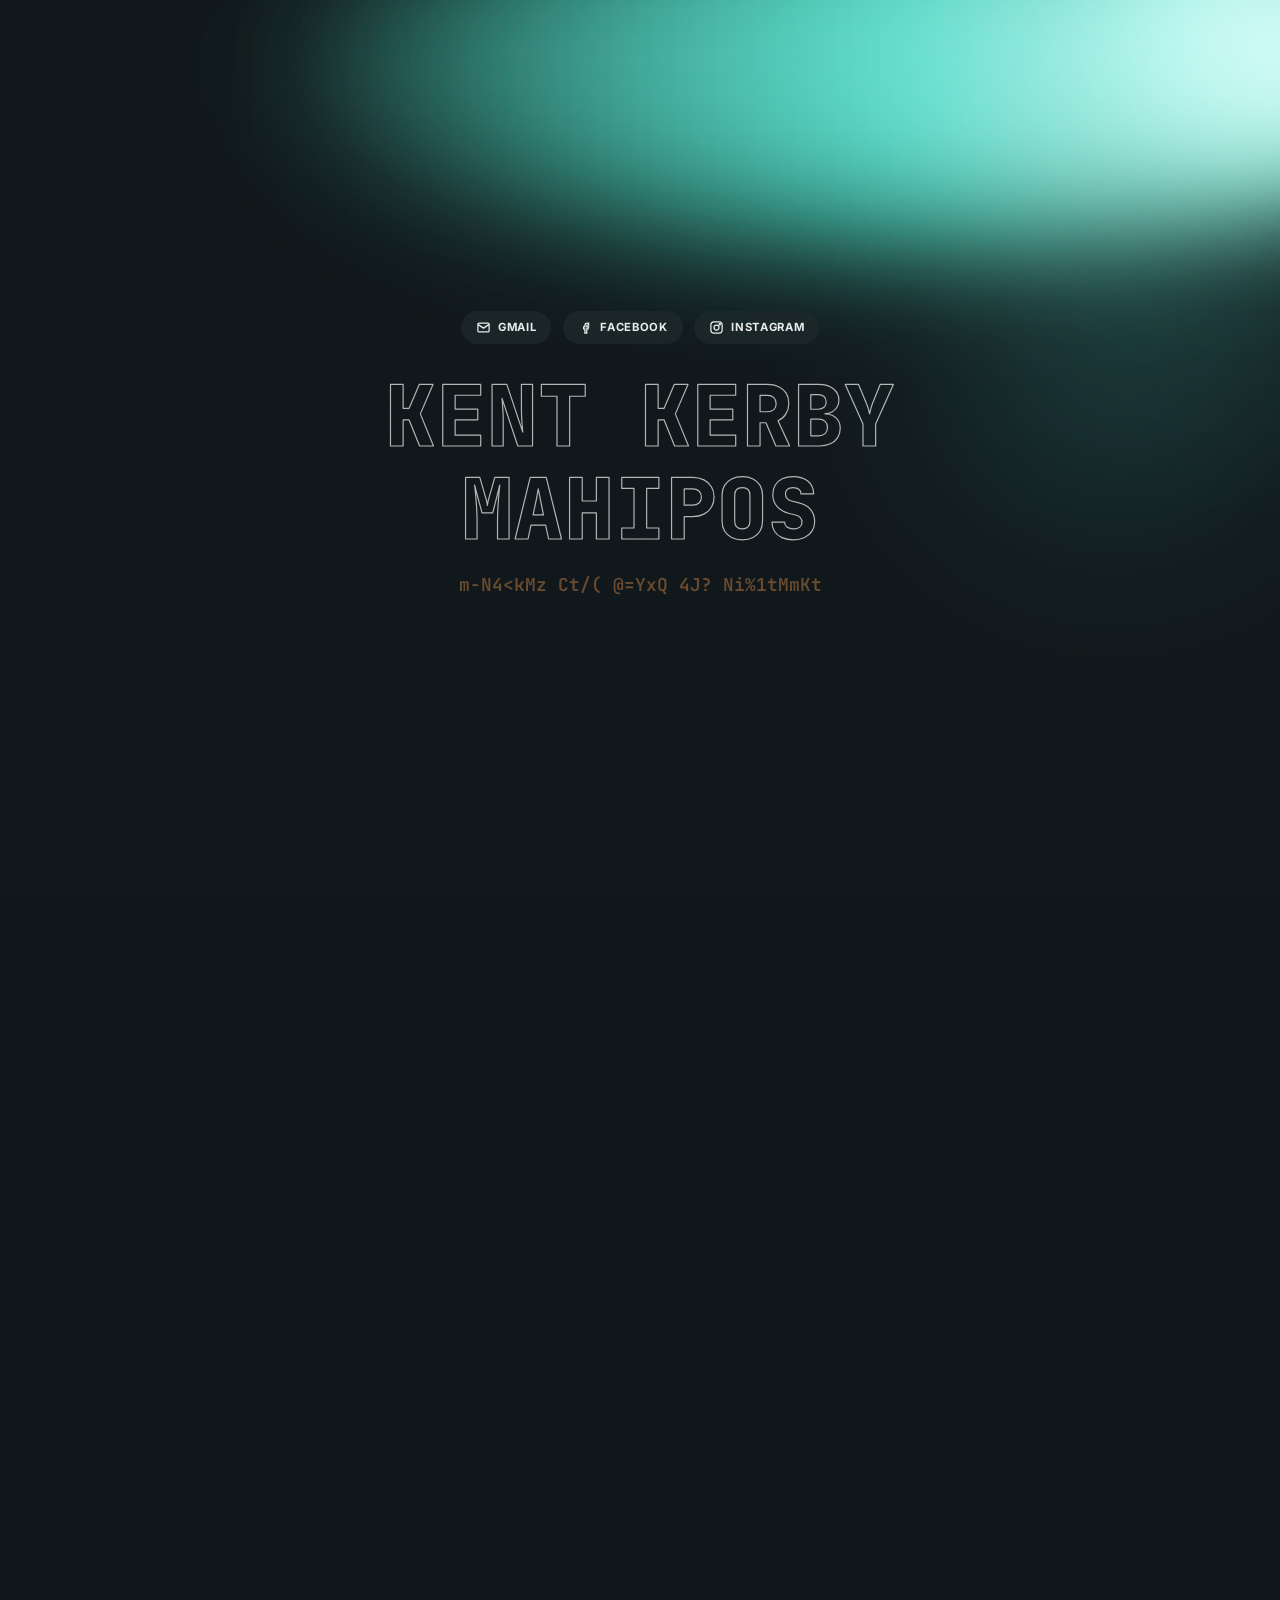
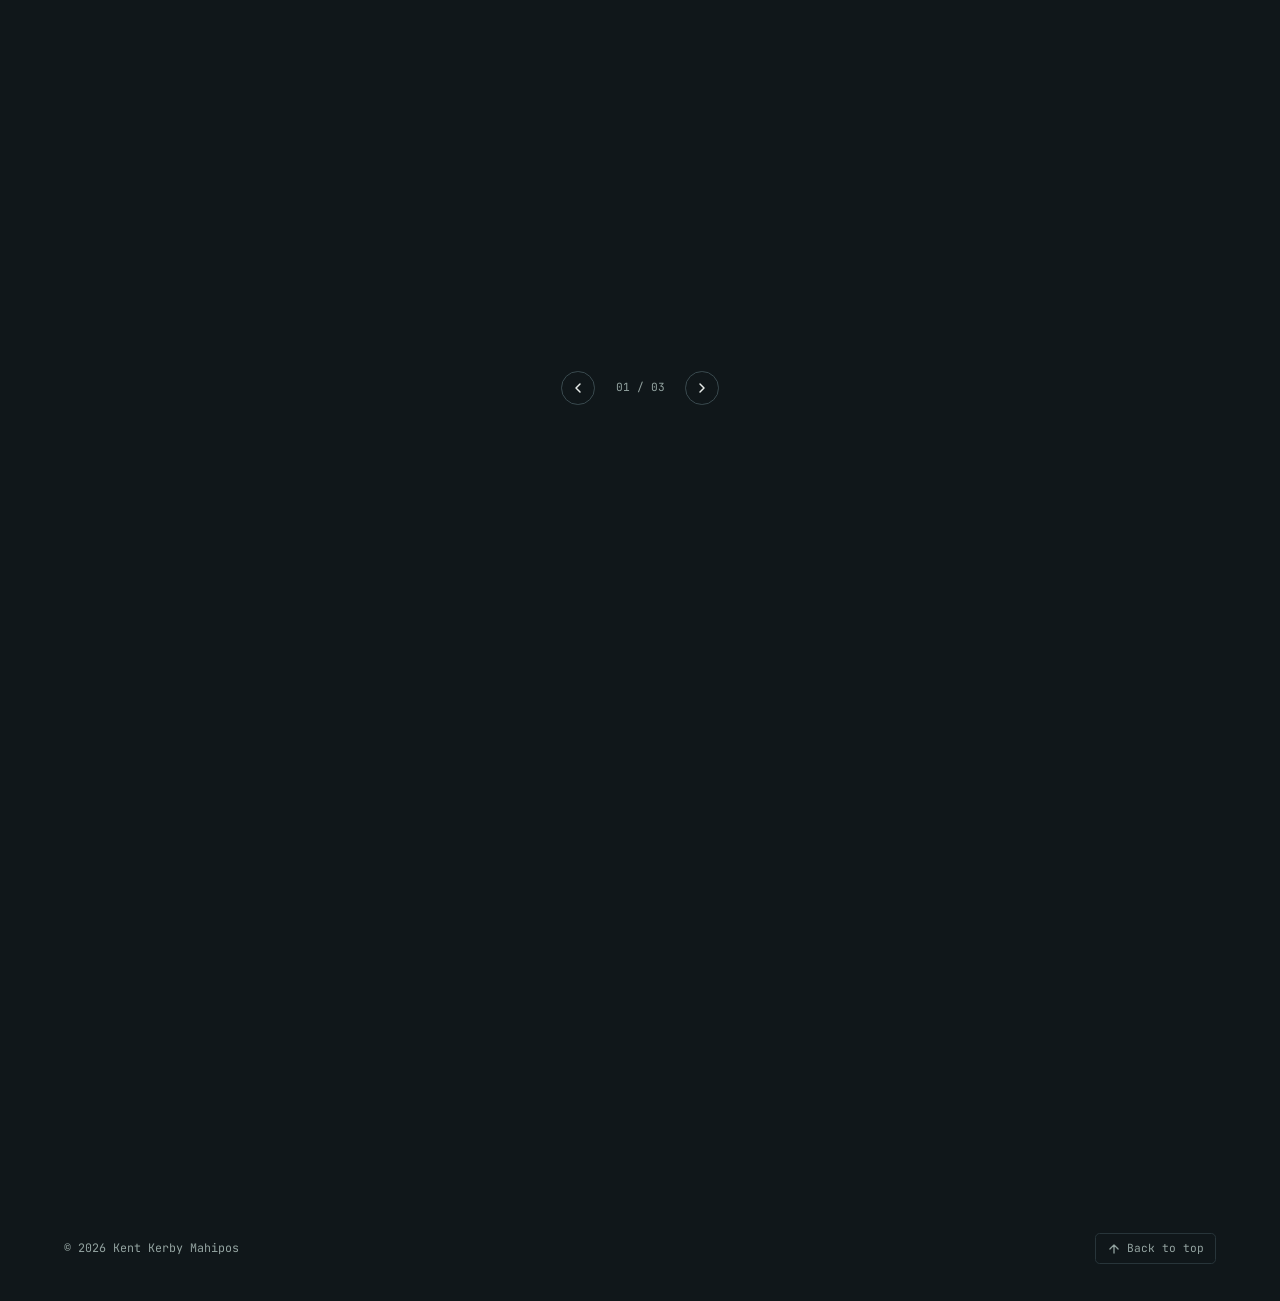
<file: index.html>
<!DOCTYPE html>
<html lang="en" data-theme="dark">
<head>
<script>
  // Redirect the old kentkerby.github.io URL to the custom domain
  if (location.hostname === 'kentkerby.github.io') {
    location.replace('https://kentkerby.me' + location.pathname + location.search + location.hash);
  }
</script>
<script>
  // Apply saved theme immediately, before CSS/paint, so there's no flash of the wrong theme
  (function(){
    try {
      var saved = localStorage.getItem('theme');
      if(saved === 'light' || saved === 'dark'){
        document.documentElement.setAttribute('data-theme', saved);
      }
    } catch(e) {}
  })();
</script>
<meta charset="UTF-8">
<meta name="viewport" content="width=device-width, initial-scale=1.0, viewport-fit=cover">
<title>Kent Kerby Mahipos</title>
<meta name="description" content="Portfolio of Kent Kerby Mahipos, a BSIT student at Laguna State Polytechnic University and aspiring Full Stack Web Developer. Explore his projects, skills, and background.">

<!-- Canonical URL -->
<link rel="canonical" href="https://kentkerby.me/">

<!-- Favicon -->
<link rel="icon" type="image/svg+xml" href="data:image/svg+xml,%3Csvg xmlns='http://www.w3.org/2000/svg' viewBox='0 0 64 64'%3E%3Crect width='64' height='64' rx='14' fill='%2310171A'/%3E%3Ctext x='32' y='43' font-family='monospace' font-size='30' font-weight='800' fill='%23C17F45' text-anchor='middle'%3EK%3C/text%3E%3C/svg%3E">

<!-- Open Graph / Facebook & Messenger link preview -->
<meta property="og:type" content="website">
<meta property="og:site_name" content="Kent Kerby">
<meta property="og:title" content="Kent Kerby Mahipos — Portfolio">
<meta property="og:description" content="Aspiring Full Stack Web Developer. BSIT student at Laguna State Polytechnic University. See my projects, skills, and background.">
<meta property="og:image" content="https://kentkerby.me/assets/img/og-image.png">
<meta property="og:image:width" content="1200">
<meta property="og:image:height" content="630">
<meta property="og:image:alt" content="Kent Kerby Mahipos — Aspiring Full Stack Web Developer">
<meta property="og:url" content="https://kentkerby.me/">

<!-- Twitter/X card (some apps also read this) -->
<meta name="twitter:card" content="summary_large_image">
<meta name="twitter:title" content="Kent Kerby Mahipos — Portfolio">
<meta name="twitter:description" content="Aspiring Full Stack Web Developer. BSIT student at Laguna State Polytechnic University.">
<meta name="twitter:image" content="https://kentkerby.me/assets/img/og-image.png">
<meta name="twitter:image:alt" content="Kent Kerby Mahipos — Aspiring Full Stack Web Developer">

<!-- Structured data -->
<script type="application/ld+json">
{
  "@context": "https://schema.org",
  "@type": "Person",
  "name": "Kent Kerby Mahipos",
  "jobTitle": "Aspiring Full Stack Web Developer",
  "url": "https://kentkerby.me/",
  "image": "https://kentkerby.me/assets/img/og-image.png",
  "sameAs": [
    "https://www.facebook.com/share/19LzSAJg8W/?mibextid=wwXIfr",
    "https://www.instagram.com/justk3rbs_"
  ],
  "email": "mailto:kentkerbyyy@gmail.com",
  "alumniOf": "Laguna State Polytechnic University"
}
</script>

<link rel="preconnect" href="https://fonts.googleapis.com">
<link href="https://fonts.googleapis.com/css2?family=JetBrains+Mono:wght@400;500;700;800&family=Inter:wght@400;500;600;700&family=Archivo:wght@800&display=swap" rel="stylesheet">
<link rel="stylesheet" href="style.css?v=pw1">
<link rel="stylesheet" href="projects-spotlight.css">
<link rel="stylesheet" href="about-me.css">
<link rel="stylesheet" href="Certificates.css">
<link rel="stylesheet" href="Skills.css">
<link rel="stylesheet" href="Sunlight.css">
<!-- Google Analytics -->
<script async src="https://www.googletagmanager.com/gtag/js?id=G-0M6BDPG0BV"></script>
<script>
  window.dataLayer = window.dataLayer || [];
  function gtag(){dataLayer.push(arguments);}
  gtag('js', new Date());
  gtag('config', 'G-0M6BDPG0BV');
</script>

</head>
<body class="loading">

<!-- Background: soft glow -->
<div class="sunlight" aria-hidden="true">
  <i class="sl-wash"></i>
  <i class="sl-tint"></i>
  <i class="sl-drift sl-d3"></i>
  <i class="sl-drift sl-d2"></i>
  <i class="sl-drift sl-d1"></i>
  <i class="sl-core"></i>
</div>

<!-- Loading screen -->
<div class="loader-screen" id="loaderScreen">
  <div class="loader-content">
    <div class="loader-name mono">𝕂𝕖𝕣𝕓𝕤</div>
    <div class="loader-bar"><div class="loader-bar-fill" id="loaderBarFill"></div></div>
    <div class="loader-status mono" id="loaderStatus">loading...</div>
  </div>
</div>

<!-- Header -->
<header>
  <div class="nav">
    <a href="#home" class="logo"><span class="bracket">&lt;</span>Kerby<span class="bracket">/&gt;</span></a>
    <nav class="navlinks" id="navlinks">
      <a href="#home">Home</a>
      <a href="#about">About</a>
    </nav>
    <div class="navright">
      <button type="button" class="themebtn" id="themeToggle" aria-label="Toggle light and dark mode">
        <span class="knob">
          <svg class="icon-sun" viewBox="0 0 24 24" fill="none" stroke="currentColor" stroke-width="2.2" stroke-linecap="round" stroke-linejoin="round">
            <circle cx="12" cy="12" r="4.5"/>
            <path d="M12 2.5v3M12 18.5v3M4.2 4.2l2.1 2.1M17.7 17.7l2.1 2.1M2.5 12h3M18.5 12h3M4.2 19.8l2.1-2.1M17.7 6.3l2.1-2.1"/>
          </svg>
          <svg class="icon-moon" viewBox="0 0 24 24" fill="currentColor" stroke="none">
            <path d="M20.5 14.5A8.5 8.5 0 0 1 9.5 3.5a.6.6 0 0 0-.8-.7A9.5 9.5 0 1 0 21.2 15.3a.6.6 0 0 0-.7-.8Z"/>
          </svg>
        </span>
      </button>
      <button type="button" class="navtoggle" id="navToggle" aria-label="Open menu">☰</button>
    </div>
  </div>
</header>

<!-- Home -->
<section class="home-screen" id="home">
  <div class="home-inner">
    <div class="home-socials">
      <a class="social-pill" href="mailto:kentkerbyyy@gmail.com" aria-label="Gmail">
        <svg width="15" height="15" viewBox="0 0 24 24" fill="none" stroke="currentColor" stroke-width="2" aria-hidden="true"><rect x="3" y="5" width="18" height="14" rx="2"/><path d="M3 7l9 6 9-6"/></svg>
        <span>Gmail</span>
      </a>
      <a class="social-pill" href="https://www.facebook.com/share/19LzSAJg8W/?mibextid=wwXIfr" target="_blank" rel="noopener" aria-label="Facebook">
        <svg width="15" height="15" viewBox="0 0 24 24" fill="none" stroke="currentColor" stroke-width="2" aria-hidden="true"><path d="M15 8h2V5h-2a4 4 0 0 0-4 4v2H9v3h2v7h3v-7h2.2l.8-3H14V9a1 1 0 0 1 1-1Z"/></svg>
        <span>Facebook</span>
      </a>
      <a class="social-pill" href="https://www.instagram.com/justk3rbs_" target="_blank" rel="noopener" aria-label="Instagram">
        <svg width="15" height="15" viewBox="0 0 24 24" fill="none" stroke="currentColor" stroke-width="2" aria-hidden="true"><rect x="3" y="3" width="18" height="18" rx="5"/><circle cx="12" cy="12" r="4"/><circle cx="17.2" cy="6.8" r="1"/></svg>
        <span>Instagram</span>
      </a>
    </div>
    <h1 class="name home-name" aria-label="Kent Kerby Mahipos">
      <span class="sr-only">Kent Kerby Mahipos</span>
      <!-- Text hover effect: outlined name; a teal/copper gradient outline is revealed around the cursor -->
      <svg id="htName" class="ht-svg" viewBox="0 0 640 230" aria-hidden="true" focusable="false">
        <defs>
          <radialGradient id="htGrad" gradientUnits="userSpaceOnUse" r="26%" cx="50%" cy="50%">
            <stop offset="0%" style="stop-color: var(--teal)"/>
            <stop offset="55%" style="stop-color: var(--teal)"/>
            <stop offset="100%" style="stop-color: var(--copper)"/>
          </radialGradient>
          <radialGradient id="htReveal" gradientUnits="userSpaceOnUse" r="20%" cx="50%" cy="50%">
            <stop offset="0%" stop-color="white"/>
            <stop offset="100%" stop-color="black"/>
          </radialGradient>
          <mask id="htMask" maskUnits="userSpaceOnUse" x="0" y="0" width="640" height="230">
            <rect x="0" y="0" width="640" height="230" fill="url(#htReveal)"/>
          </mask>
        </defs>
        <g class="ht-text">
          <text class="ht-outline" x="320" y="95" text-anchor="middle">KENT KERBY</text>
          <text class="ht-outline" x="320" y="205" text-anchor="middle">MAHIPOS</text>
        </g>
        <g class="ht-text ht-glow" mask="url(#htMask)">
          <text x="320" y="95" text-anchor="middle">KENT KERBY</text>
          <text x="320" y="205" text-anchor="middle">MAHIPOS</text>
        </g>
      </svg>
    </h1>
    <p class="role"><span class="ln">Aspiring Full Stack Web Developer</span></p>
  </div>
</section>

<!-- About view: hero + About. Hidden until "About" is clicked in the nav -->
<div class="about-view" id="aboutView" hidden>
<div class="wrap">
  <div class="hero-scroll" id="heroScroll">
    <section class="hero" id="heroSection" style="border-top:none;">
      <div class="hero-text">
        <div class="hero-heading" id="heroHeading">
          <h1 class="name"><span class="ln">Kent Kerby</span><br><span class="ln">Mahipos</span></h1>
          <p class="role"><span class="ln">Aspiring Full Stack Web Developer</span></p>
        </div>
        <p class="bio reveal-item" data-d="0">I am a second-year Information Technology student at Laguna State Polytechnic University (LSPU), committed to developing my technical skills and gaining knowledge in the field of information technology.</p>
        <div class="cta-row reveal-item" data-d="1">
          <a href="#projects" class="btn btn-solid">View Projects</a>
          <a href="#aboutContact" class="btn btn-outline">Get in Touch</a>
        </div>
      </div>
      <div class="photo-frame reveal-item" data-d="1">
        <div class="photo-tilt" id="photoTilt">
          <div class="photo-img">
            <img src="assets/img/kerby.jpg" alt="Kent Kerby Mahipos" width="1000" height="1333" decoding="async" fetchpriority="high">
          </div>
          <div class="photo-tag"><span>Hello!</span></div>
        </div>
      </div>
    </section>
  </div>
</div>

<!-- Tech icon strip, right under the hero -->
<div class="tech-strip" id="techStrip" aria-label="Technologies I use"></div>

<div class="wrap">
  <section class="about-skills">
    <div class="skills-table"></div>
  </section>
</div>

<div class="wrap">
  <!-- About -->
  <section id="about">
    <div class="about-grid">
      <div class="about-text scroll-reveal">
        <p>I am a second-year Bachelor of Science in Information Technology (BSIT) student at Laguna State Polytechnic University (LSPU) with a strong interest in web development and a goal of becoming a Full-Stack Web Developer. I am continuously developing my knowledge and technical skills in programming, web technologies, and software development through academic projects and hands-on learning.</p>
        <p>I am committed to continuously improving my skills, gaining practical experience, and building a strong foundation in the field of Information Technology.</p>

      </div>
      <div class="sysinfo scroll-reveal">
        <div class="sysinfo-titlebar">
          <div class="sysinfo-dots"><span></span><span></span><span></span></div>
          <span class="sysinfo-filename mono">kerby.info</span>
        </div>
        <div class="sysinfo-body">
        <div class="row"><span class="k">school</span><span class="v">Laguna State Polytechnic University</span></div>
        <div class="row"><span class="k">campus</span><span class="v">San Pablo City</span></div>
        <div class="row"><span class="k">program</span><span class="v">BS Information Technology</span></div>
        <div class="row"><span class="k">focus</span><span class="v">Web Development</span></div>
        <div class="row"><span class="k">editor</span><span class="v">VS Code</span></div>
        <div class="row"><span class="k">hobby</span><span class="v">Playing Billiards</span></div>
        <div class="row last-row">
          <span class="k">address</span><span class="v">Laguna<span class="sysinfo-caret"></span></span>
        </div>
        </div>
      </div>
    </div>

    <!-- Education timeline: full-width row under the text + info card -->
    <div class="edu-wrap scroll-reveal">
      <div class="edu-timeline">
        <div class="edu-item">
          <div class="edu-dot"></div>
          <p class="edu-level mono">Elementary</p>
          <p class="edu-school">Alumbrado Elementary School</p>
        </div>
        <div class="edu-item">
          <div class="edu-dot"></div>
          <p class="edu-level mono">Secondary</p>
          <p class="edu-school">Cristobal S. Conducto Memorial Integrated National High School</p>
        </div>
        <div class="edu-item">
          <div class="edu-dot"></div>
          <p class="edu-level mono">College</p>
          <p class="edu-school">Laguna State Polytechnic University</p>
        </div>
      </div>
    </div>
  </section>

  <!-- Certificates -->
  <section id="certificates" class="cert-section">
    <h2 class="cta-title wave-title projects-title" aria-label="Credentials"><span class="cta-line">CREDENTIALS</span></h2>
    <h3 class="cert-title">Certificates</h3>
    <div class="cert-grid scroll-reveal" id="certGrid">
      <button type="button" class="cert-card" data-img="assets/certificates/javascript-essentials-1.jpg" data-title="JavaScript Essentials 1" data-issuer="Cisco Networking Academy" data-date="16 Oct 2026" aria-haspopup="dialog">
        <span class="cert-meta"><span class="cert-badge mono">COURSE</span><span class="cert-year mono">2026</span></span>
        <span class="cert-name">JavaScript Essentials 1</span>
        <span class="cert-issuer">Cisco Networking Academy</span>
        <svg class="cert-ico" width="18" height="18" viewBox="0 0 24 24" fill="none" stroke="currentColor" stroke-width="1.8" stroke-linecap="round" stroke-linejoin="round" aria-hidden="true"><circle cx="11" cy="11" r="6.5"/><path d="M20 20l-4.2-4.2M11 8.5v5M8.5 11h5"/></svg>
      </button>
      <button type="button" class="cert-card" data-img="assets/certificates/operating-systems-basics.jpg" data-title="Operating Systems Basics" data-issuer="Cisco Networking Academy" data-date="16 Oct 2026" aria-haspopup="dialog">
        <span class="cert-meta"><span class="cert-badge mono">COURSE</span><span class="cert-year mono">2026</span></span>
        <span class="cert-name">Operating Systems Basics</span>
        <span class="cert-issuer">Cisco Networking Academy</span>
        <svg class="cert-ico" width="18" height="18" viewBox="0 0 24 24" fill="none" stroke="currentColor" stroke-width="1.8" stroke-linecap="round" stroke-linejoin="round" aria-hidden="true"><circle cx="11" cy="11" r="6.5"/><path d="M20 20l-4.2-4.2M11 8.5v5M8.5 11h5"/></svg>
      </button>
      <button type="button" class="cert-card" data-img="assets/certificates/intro-data-science.jpg" data-title="Introduction to Data Science" data-issuer="Cisco Networking Academy" data-date="09 Oct 2026" aria-haspopup="dialog">
        <span class="cert-meta"><span class="cert-badge mono">COURSE</span><span class="cert-year mono">2026</span></span>
        <span class="cert-name">Introduction to Data Science</span>
        <span class="cert-issuer">Cisco Networking Academy</span>
        <svg class="cert-ico" width="18" height="18" viewBox="0 0 24 24" fill="none" stroke="currentColor" stroke-width="1.8" stroke-linecap="round" stroke-linejoin="round" aria-hidden="true"><circle cx="11" cy="11" r="6.5"/><path d="M20 20l-4.2-4.2M11 8.5v5M8.5 11h5"/></svg>
      </button>
      <button type="button" class="cert-card" data-img="assets/certificates/python-essentials-2.jpg" data-title="Python Essentials 2" data-issuer="Cisco Networking Academy" data-date="19 May 2026" aria-haspopup="dialog">
        <span class="cert-meta"><span class="cert-badge mono">COURSE</span><span class="cert-year mono">2026</span></span>
        <span class="cert-name">Python Essentials 2</span>
        <span class="cert-issuer">Cisco Networking Academy</span>
        <svg class="cert-ico" width="18" height="18" viewBox="0 0 24 24" fill="none" stroke="currentColor" stroke-width="1.8" stroke-linecap="round" stroke-linejoin="round" aria-hidden="true"><circle cx="11" cy="11" r="6.5"/><path d="M20 20l-4.2-4.2M11 8.5v5M8.5 11h5"/></svg>
      </button>
      <button type="button" class="cert-card" data-img="assets/certificates/python-essentials-1.jpg" data-title="Python Essentials 1" data-issuer="Cisco Networking Academy" data-date="07 Dec 2025" aria-haspopup="dialog">
        <span class="cert-meta"><span class="cert-badge mono">COURSE</span><span class="cert-year mono">2025</span></span>
        <span class="cert-name">Python Essentials 1</span>
        <span class="cert-issuer">Cisco Networking Academy</span>
        <svg class="cert-ico" width="18" height="18" viewBox="0 0 24 24" fill="none" stroke="currentColor" stroke-width="1.8" stroke-linecap="round" stroke-linejoin="round" aria-hidden="true"><circle cx="11" cy="11" r="6.5"/><path d="M20 20l-4.2-4.2M11 8.5v5M8.5 11h5"/></svg>
      </button>
    </div>
  </section>

</div>

<!-- Contact (also at the end of About): own full-width wrap so it matches the Home contact -->
<div class="wrap contact-wrap">
  <!-- Contact -->
  <section id="aboutContact">
    <h3 class="cta-title wave-title" aria-label="Let's work together"><span class="cta-line">LET'S WORK</span><br><span class="cta-accent">TOGETHER</span></h3>
    <div class="contact-panel scroll-reveal">
      <div class="contact-links">
        <div class="contact-item">
          <a href="mailto:kentkerbyyy@gmail.com" class="contact-link">
            <span class="ci-icon"><svg width="20" height="20" viewBox="0 0 24 24" fill="none" stroke="currentColor" stroke-width="1.8" stroke-linecap="round" stroke-linejoin="round"><rect x="3" y="5" width="18" height="14" rx="2"/><path d="M3 7l9 6 9-6"/></svg></span>
            <span class="ci-text">kentkerbyyy@<wbr>gmail.com</span>
          </a>
          <button type="button" class="copy-btn" id="copyEmail2" data-email="kentkerbyyy@gmail.com" aria-label="Copy email address" title="Copy email">
            <svg width="17" height="17" viewBox="0 0 24 24" fill="none" stroke="currentColor" stroke-width="1.8" stroke-linecap="round" stroke-linejoin="round"><rect x="9" y="9" width="11" height="11" rx="2"/><path d="M5 15V6a2 2 0 0 1 2-2h9"/></svg>
            <span class="copy-tip mono" aria-live="polite">Copied!</span>
          </button>
        </div>
        <div class="contact-item">
          <a href="https://www.facebook.com/share/19LzSAJg8W/?mibextid=wwXIfr" target="_blank" rel="noopener" class="contact-link">
            <span class="ci-icon"><svg width="20" height="20" viewBox="0 0 24 24" fill="none" stroke="currentColor" stroke-width="1.8" stroke-linecap="round" stroke-linejoin="round"><path d="M18 2h-3a5 5 0 0 0-5 5v3H7v4h3v8h4v-8h3l1-4h-4V7a1 1 0 0 1 1-1h3z"/></svg></span>
            <span class="ci-text">Facebook</span>
          </a>
        </div>
        <div class="contact-item">
          <a href="https://www.instagram.com/justk3rbs_" target="_blank" rel="noopener" class="contact-link">
            <span class="ci-icon"><svg width="20" height="20" viewBox="0 0 24 24" fill="none" stroke="currentColor" stroke-width="1.8" stroke-linecap="round" stroke-linejoin="round"><rect x="3" y="3" width="18" height="18" rx="5"/><circle cx="12" cy="12" r="4"/><circle cx="17.2" cy="6.8" r="1"/></svg></span>
            <span class="ci-text">@justk3rbs_</span>
          </a>
        </div>
      </div>

      <form class="contact-form" id="contactForm2" action="https://formspree.io/f/mrpgwega" method="POST">
        <div class="form-row">
          <label for="cfName2">Name <span class="req">*</span></label>
          <div class="input-wrap">
            <span class="input-icon"><svg width="18" height="18" viewBox="0 0 24 24" fill="none" stroke="currentColor" stroke-width="1.8" stroke-linecap="round" stroke-linejoin="round" aria-hidden="true"><circle cx="12" cy="8" r="4"/><path d="M4 21v-1a6 6 0 0 1 6-6h4a6 6 0 0 1 6 6v1"/></svg></span>
            <input type="text" id="cfName2" name="name" placeholder="e.g. Kent Kerby Mahipos" required>
          </div>
        </div>
        <div class="form-row">
          <label for="cfContact2">Your Email or Phone Number <span class="req">*</span></label>
          <div class="input-wrap">
            <span class="input-icon"><svg width="18" height="18" viewBox="0 0 24 24" fill="none" stroke="currentColor" stroke-width="1.8" stroke-linecap="round" stroke-linejoin="round" aria-hidden="true"><rect x="3" y="5" width="18" height="14" rx="2"/><path d="M3 7l9 6 9-6"/></svg></span>
            <input type="text" id="cfContact2" name="contact" placeholder="e.g. Kerby@example.com or +63 912 345 6789" required>
          </div>
        </div>
        <div class="form-row">
          <label for="cfMessage2">Message <span class="req">*</span></label>
          <div class="input-wrap input-wrap-area">
            <span class="input-icon"><svg width="18" height="18" viewBox="0 0 24 24" fill="none" stroke="currentColor" stroke-width="1.8" stroke-linecap="round" stroke-linejoin="round" aria-hidden="true"><path d="M21 12a8 8 0 0 1-11.6 7.1L3 21l1.9-6.4A8 8 0 1 1 21 12z"/></svg></span>
            <textarea id="cfMessage2" name="message" rows="5" placeholder="e.g. Hi Kerby!" required></textarea>
          </div>
        </div>
        <button type="submit" class="btn btn-solid" id="cfSubmit2">Send Message</button>
        <p class="form-status" id="cfStatus2"></p>
      </form>
    </div>
  </section>
</div>
</div><!-- /aboutView -->

<div class="wrap" id="mainView">
  <!-- Skills -->
  <section id="skills">
    <div class="skills-table scroll-reveal" id="skillsTable"></div>
  </section>

  <!-- Projects -->
  <section id="projects">
    <h2 class="cta-title wave-title projects-title" aria-label="Projects"><span class="cta-line">PROJECTS</span></h2>

    <div class="spotlight-viewport scroll-reveal" id="spotlightViewport">
      <div class="spotlight-track" id="spotlightTrack"></div>
    </div>

    <div class="spotlight-nav">
      <button type="button" id="spotlightPrev" aria-label="Previous project">
        <svg width="16" height="16" viewBox="0 0 24 24" fill="none" stroke="currentColor" stroke-width="2.2" stroke-linecap="round" stroke-linejoin="round"><path d="M15 18l-6-6 6-6"/></svg>
      </button>
      <span class="spotlight-counter mono" id="spotlightCounter"></span>
      <button type="button" id="spotlightNext" aria-label="Next project">
        <svg width="16" height="16" viewBox="0 0 24 24" fill="none" stroke="currentColor" stroke-width="2.2" stroke-linecap="round" stroke-linejoin="round"><path d="M9 18l6-6-6-6"/></svg>
      </button>
    </div>
  </section>

  <!-- Contact -->
  <section id="contact">
    <h3 class="cta-title wave-title" aria-label="Let's work together"><span class="cta-line">LET'S WORK</span><br><span class="cta-accent">TOGETHER</span></h3>
    <div class="contact-panel scroll-reveal">
      <div class="contact-links">
        <div class="contact-item">
          <a href="mailto:kentkerbyyy@gmail.com" class="contact-link">
            <span class="ci-icon"><svg width="20" height="20" viewBox="0 0 24 24" fill="none" stroke="currentColor" stroke-width="1.8" stroke-linecap="round" stroke-linejoin="round"><rect x="3" y="5" width="18" height="14" rx="2"/><path d="M3 7l9 6 9-6"/></svg></span>
            <span class="ci-text">kentkerbyyy@<wbr>gmail.com</span>
          </a>
          <button type="button" class="copy-btn" id="copyEmail" data-email="kentkerbyyy@gmail.com" aria-label="Copy email address" title="Copy email">
            <svg width="17" height="17" viewBox="0 0 24 24" fill="none" stroke="currentColor" stroke-width="1.8" stroke-linecap="round" stroke-linejoin="round"><rect x="9" y="9" width="11" height="11" rx="2"/><path d="M5 15V6a2 2 0 0 1 2-2h9"/></svg>
            <span class="copy-tip mono" aria-live="polite">Copied!</span>
          </button>
        </div>
        <div class="contact-item">
          <a href="https://www.facebook.com/share/19LzSAJg8W/?mibextid=wwXIfr" target="_blank" rel="noopener" class="contact-link">
            <span class="ci-icon"><svg width="20" height="20" viewBox="0 0 24 24" fill="none" stroke="currentColor" stroke-width="1.8" stroke-linecap="round" stroke-linejoin="round"><path d="M18 2h-3a5 5 0 0 0-5 5v3H7v4h3v8h4v-8h3l1-4h-4V7a1 1 0 0 1 1-1h3z"/></svg></span>
            <span class="ci-text">Facebook</span>
          </a>
        </div>
        <div class="contact-item">
          <a href="https://www.instagram.com/justk3rbs_" target="_blank" rel="noopener" class="contact-link">
            <span class="ci-icon"><svg width="20" height="20" viewBox="0 0 24 24" fill="none" stroke="currentColor" stroke-width="1.8" stroke-linecap="round" stroke-linejoin="round"><rect x="3" y="3" width="18" height="18" rx="5"/><circle cx="12" cy="12" r="4"/><circle cx="17.2" cy="6.8" r="1"/></svg></span>
            <span class="ci-text">@justk3rbs_</span>
          </a>
        </div>
      </div>

      <form class="contact-form" id="contactForm" action="https://formspree.io/f/mrpgwega" method="POST">
        <div class="form-row">
          <label for="cfName">Name <span class="req">*</span></label>
          <div class="input-wrap">
            <span class="input-icon"><svg width="18" height="18" viewBox="0 0 24 24" fill="none" stroke="currentColor" stroke-width="1.8" stroke-linecap="round" stroke-linejoin="round" aria-hidden="true"><circle cx="12" cy="8" r="4"/><path d="M4 21v-1a6 6 0 0 1 6-6h4a6 6 0 0 1 6 6v1"/></svg></span>
            <input type="text" id="cfName" name="name" placeholder="e.g. Kent Kerby Mahipos" required>
          </div>
        </div>
        <div class="form-row">
          <label for="cfContact">Your Email or Phone Number <span class="req">*</span></label>
          <div class="input-wrap">
            <span class="input-icon"><svg width="18" height="18" viewBox="0 0 24 24" fill="none" stroke="currentColor" stroke-width="1.8" stroke-linecap="round" stroke-linejoin="round" aria-hidden="true"><rect x="3" y="5" width="18" height="14" rx="2"/><path d="M3 7l9 6 9-6"/></svg></span>
            <input type="text" id="cfContact" name="contact" placeholder="e.g. Kerby@example.com or +63 912 345 6789" required>
          </div>
        </div>
        <div class="form-row">
          <label for="cfMessage">Message <span class="req">*</span></label>
          <div class="input-wrap input-wrap-area">
            <span class="input-icon"><svg width="18" height="18" viewBox="0 0 24 24" fill="none" stroke="currentColor" stroke-width="1.8" stroke-linecap="round" stroke-linejoin="round" aria-hidden="true"><path d="M21 12a8 8 0 0 1-11.6 7.1L3 21l1.9-6.4A8 8 0 1 1 21 12z"/></svg></span>
            <textarea id="cfMessage" name="message" rows="5" placeholder="e.g. Hi Kerby!" required></textarea>
          </div>
        </div>
        <button type="submit" class="btn btn-solid" id="cfSubmit">Send Message</button>
        <p class="form-status" id="cfStatus"></p>
      </form>
    </div>
  </section>
</div>

<!-- Footer -->
<footer>
  <div class="wrap footer-inner">
    <span>© 2026 Kent Kerby Mahipos</span>
    <a href="#top" class="back-to-top" aria-label="Back to top">
      <svg width="14" height="14" viewBox="0 0 24 24" fill="none" stroke="currentColor" stroke-width="2.2" stroke-linecap="round" stroke-linejoin="round">
        <path d="M12 19V5M5 12l7-7 7 7"/>
      </svg>
      Back to top
    </a>
  </div>
</footer>

<div class="skill-tooltip" id="skillTooltip"></div>

<script src="script.js?v=ht1"></script>
<script src="projects-spotlight.js" defer></script>
<script src="Skills.js" defer></script>
<script src="Certificates.js" defer></script>

</body>
</html>
</file>
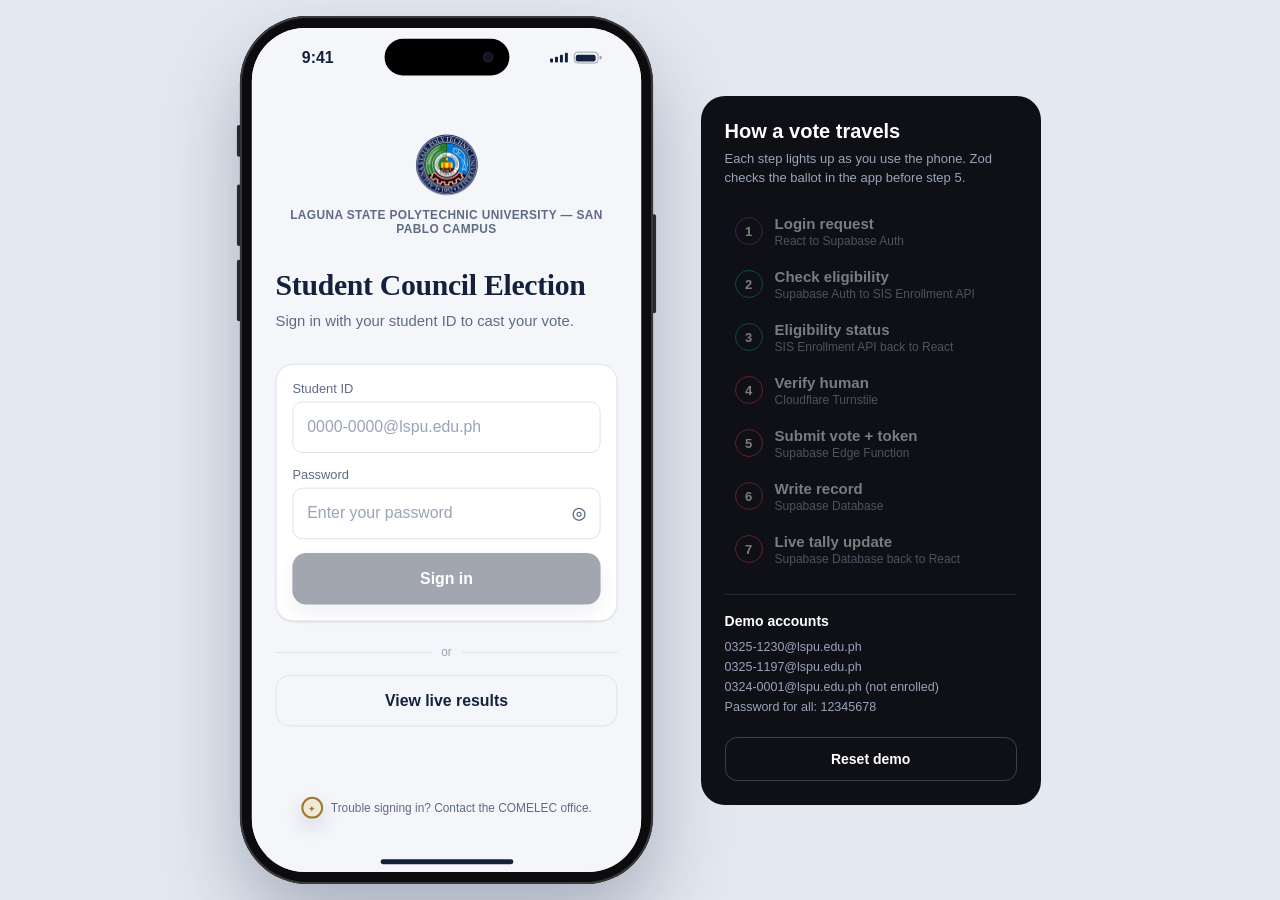
<file: LSPU-Voting-System/index.html>
<!DOCTYPE html>
<html lang="en">
  <head>
    <meta charset="utf-8" />
    <meta httpEquiv="X-UA-Compatible" content="IE=edge" />
    <meta name="viewport" content="width=device-width, initial-scale=1, shrink-to-fit=no" />
    <title>LSPU Voting System</title>
    <!-- The `react-native-web` recommended style reset: https://necolas.github.io/react-native-web/docs/setup/#root-element -->
    <style id="expo-reset">
      /* These styles make the body full-height */
      html,
      body {
        height: 100%;
      }
      /* These styles disable body scrolling if you are using <ScrollView> */
      body {
        overflow: hidden;
      }
      /* These styles make the root element full-height */
      #root {
        display: flex;
        height: 100%;
        flex: 1;
      }
    </style>
  <link rel="icon" href="/LSPU-Voting-System/favicon.ico"/></head>

  <body>
    <!-- Use static rendering with Expo Router to support running without JavaScript. -->
    <noscript>
      You need to enable JavaScript to run this app.
    </noscript>
    <!-- The root element for your Expo app. -->
    <div id="root"></div>
  <script src="/LSPU-Voting-System/_expo/static/js/web/index-f54844d95d9395ef73bf27ce22314f3a.js" defer></script>
</body>
</html>
</file>
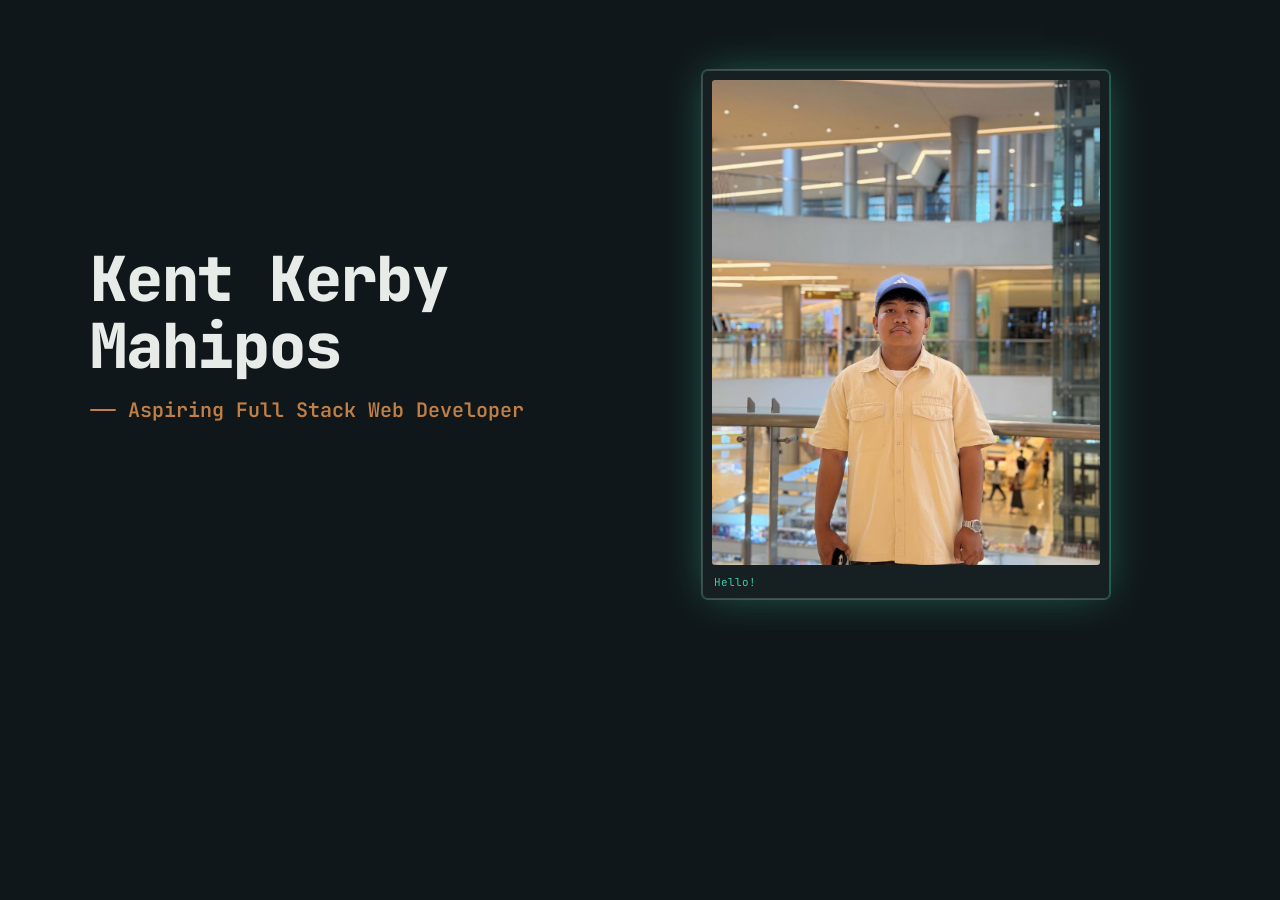
<file: og-image.html>
<!DOCTYPE html>
<html lang="en">
<head>
<meta charset="UTF-8">
<title>OG Image Generator</title>
<link rel="preconnect" href="https://fonts.googleapis.com">
<link href="https://fonts.googleapis.com/css2?family=JetBrains+Mono:wght@400;500;700;800&family=Inter:wght@400;500;600;700;800&display=swap" rel="stylesheet">
<style>
  * { box-sizing: border-box; margin: 0; padding: 0; }
  html, body {
    width: 1200px;
    height: 630px;
    overflow: hidden;
  }
  body {
    background: #10171A;
    color: #E7ECE9;
    font-family: 'Inter', sans-serif;
    position: relative;
  }

  /* Main grid layout */
  .hero {
    position: relative;
    z-index: 2;
    height: 100%;
    padding: 70px 90px;
    display: grid;
    grid-template-columns: 1.15fr .85fr;
    gap: 60px;
    align-items: center;
  }

  .hero-text {
    display: flex;
    flex-direction: column;
  }

  h1 {
    font-family: 'JetBrains Mono', monospace;
    font-size: 62px;
    font-weight: 800;
    line-height: 1.08;
    letter-spacing: -.02em;
    color: #E7ECE9;
    margin-bottom: 18px;
  }

  .role {
    display: flex;
    align-items: center;
    gap: 12px;
    font-family: 'JetBrains Mono', monospace;
    font-size: 20px;
    font-weight: 600;
    color: #C17F45;
  }
  .role::before {
    content: "";
    display: inline-block;
    width: 26px;
    height: 2px;
    background: #C17F45;
    border-radius: 2px;
    flex-shrink: 0;
  }

  /* Photo frame */
  .photo-frame {
    position: relative;
    padding: 9px;
    border: 1px solid #3A4A4F;
    border-radius: 6px;
    background: #161F22;
  }
  .photo-frame::before {
    content: "";
    position: absolute;
    inset: -1px;
    border-radius: 6px;
    pointer-events: none;
    box-shadow:
      0 0 0 1px rgba(62,201,167,.35),
      0 0 40px -6px rgba(62,201,167,.45);
  }
  .photo-frame img {
    display: block;
    width: 100%;
    aspect-ratio: 4 / 5;
    object-fit: cover;
    border-radius: 3px;
  }
  .photo-tag {
    display: flex;
    justify-content: flex-start;
    margin-top: 10px;
    padding: 0 2px;
    font-family: 'JetBrains Mono', monospace;
    font-size: 11px;
    color: #3EC9A7;
  }
</style>
</head>
<body>
  <div class="hero">
    <div class="hero-text">
      <h1>Kent Kerby<br>Mahipos</h1>
      <p class="role">Aspiring Full Stack Web Developer</p>
    </div>

    <div class="photo-frame">
      <img src="assets/img/kerby.jpg" alt="Kent Kerby Mahipos">
      <div class="photo-tag">Hello!</div>
    </div>
  </div>
</body>
</html>
</file>
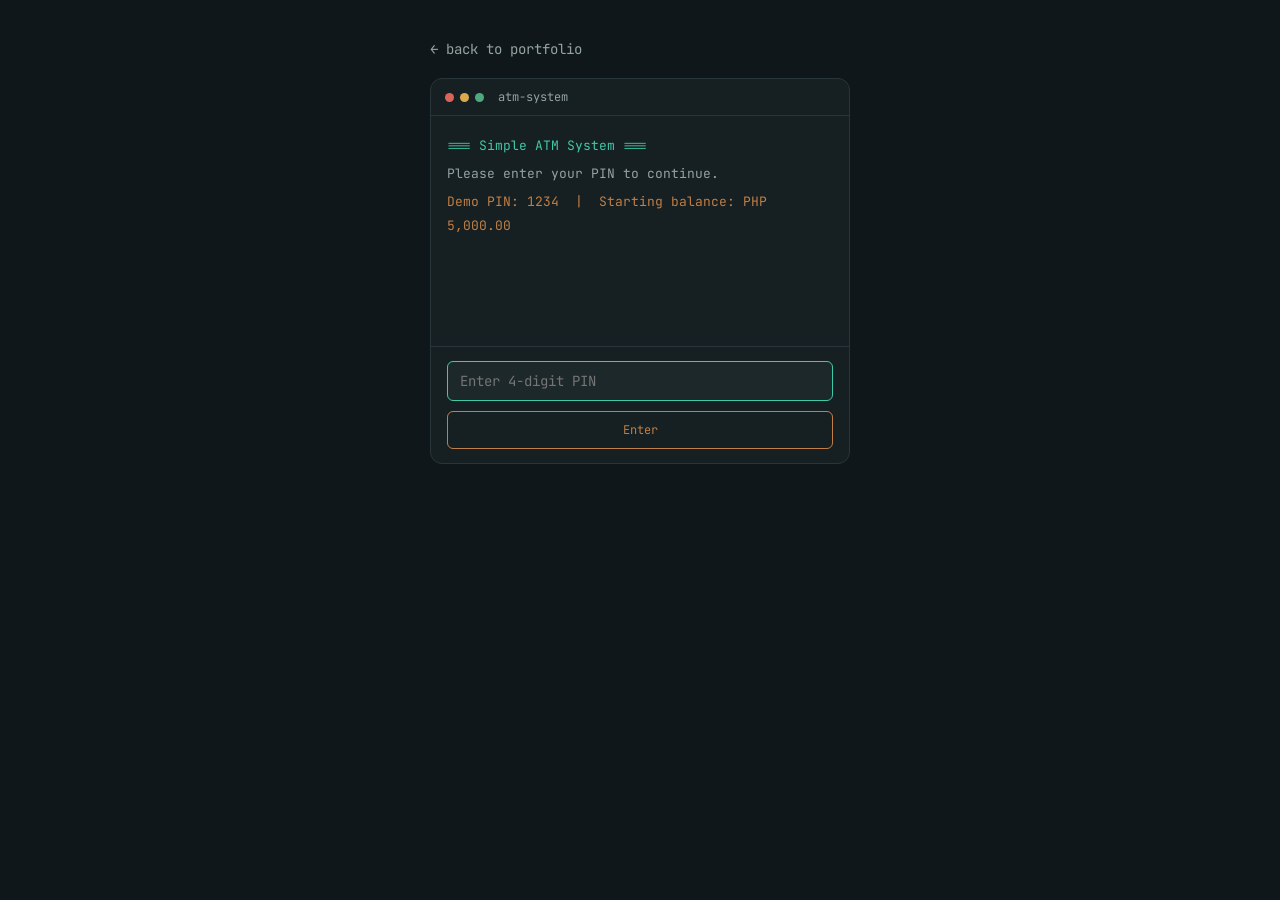
<file: Simple ATM System/ATM.html>
<!DOCTYPE html>
<html lang="en">
<head>
<meta charset="UTF-8">
<meta name="viewport" content="width=device-width, initial-scale=1.0">
<title>Simple ATM System — Kent Kerby Mahipos</title>
<meta name="description" content="An interactive Simple ATM System — login, balance inquiry, deposit, and withdrawal — built by Kent Kerby Mahipos.">
<link rel="preconnect" href="https://fonts.googleapis.com">
<link href="https://fonts.googleapis.com/css2?family=JetBrains+Mono:wght@400;500;700;800&family=Inter:wght@400;500;600;700&display=swap" rel="stylesheet">
<link rel="stylesheet" href="ATM.css">
</head>
<body>

<a href="../index.html?fromdemo=1#projects" class="back-link mono">&larr; back to portfolio</a>

<div class="app">
  <div class="titlebar">
    <span class="dot r"></span><span class="dot y"></span><span class="dot g"></span>
    <span class="name mono">atm-system</span>
    <span class="balance mono" id="balanceTag"></span>
  </div>
  <div class="screen mono" id="screen"></div>
  <div class="controls" id="controls"></div>
</div>

<script src="ATM.js"></script>

</body>
</html>
</file>
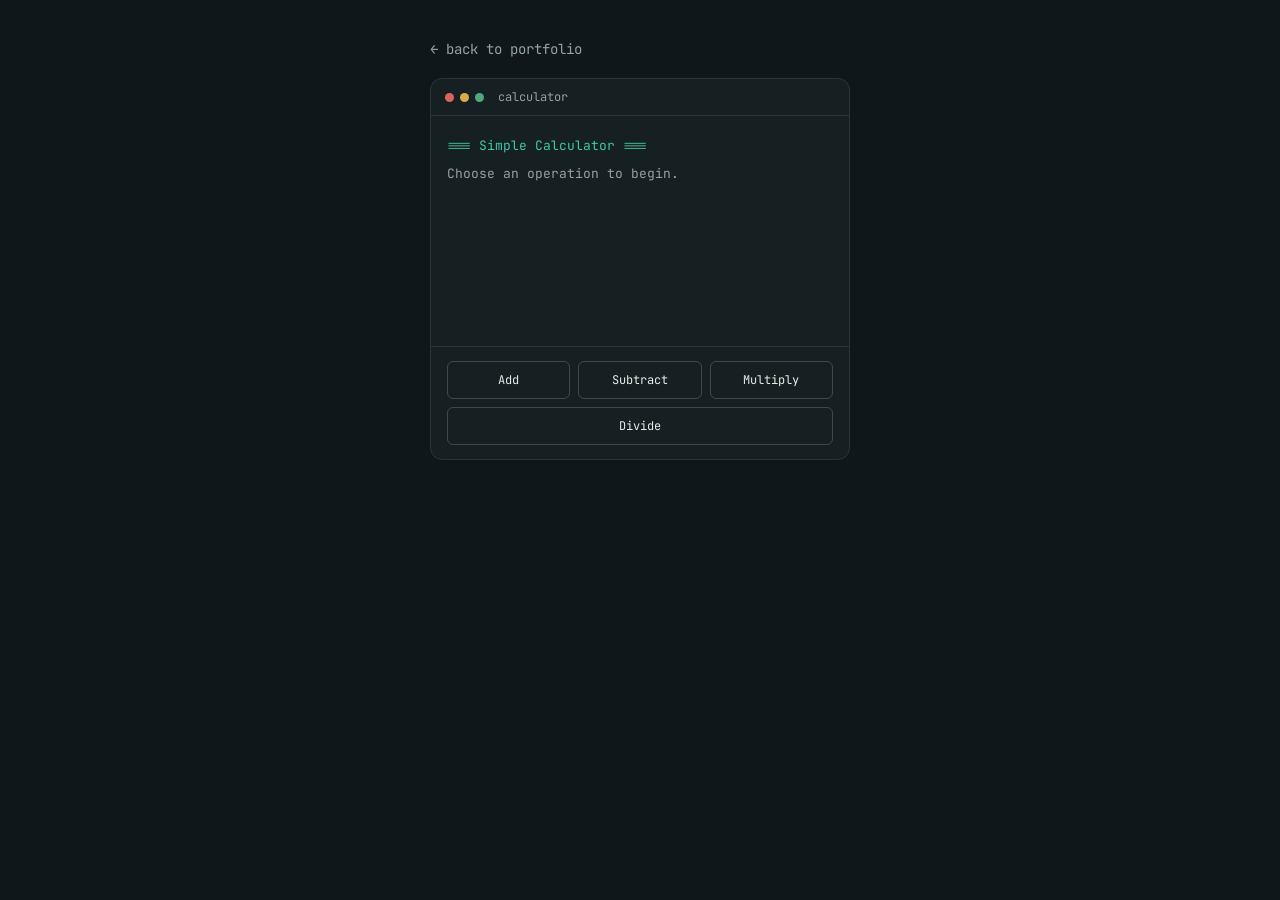
<file: Simple Calculator System/Calculator.html>
<!DOCTYPE html>
<html lang="en">
<head>
<meta charset="UTF-8">
<meta name="viewport" content="width=device-width, initial-scale=1.0">
<title>Simple Calculator — Kent Kerby Mahipos</title>
<meta name="description" content="An interactive Simple Calculator for basic arithmetic operations, built by Kent Kerby Mahipos.">
<link rel="preconnect" href="https://fonts.googleapis.com">
<link href="https://fonts.googleapis.com/css2?family=JetBrains+Mono:wght@400;500;700;800&family=Inter:wght@400;500;600;700&display=swap" rel="stylesheet">
<link rel="stylesheet" href="Calculator.css">
</head>
<body>

<a href="../index.html?fromdemo=1#projects" class="back-link mono">&larr; back to portfolio</a>

<div class="app">
  <div class="titlebar">
    <span class="dot r"></span><span class="dot y"></span><span class="dot g"></span>
    <span class="name mono">calculator</span>
  </div>
  <div class="screen mono" id="screen"></div>
  <div class="controls" id="controls"></div>
</div>

<script src="Calculator.js"></script>

</body>
</html>
</file>
<file: style.css>
/* Fluid scale: every size below is in rem, so the root size scales the whole site.
   Phones and small tablets: 16px (also keeps inputs at 16px so iOS never zooms in).
   From 960px up it follows BOTH the width and the height of the window (whichever is
   smaller), so the hero always fits the screen: ~20px on a 1920x1000 screen (same look
   as before), 15px on laptops, and it keeps growing for 2K / ultrawide / 4K up to 32px.
   Between 960px and 1100px it eases from 16px down to 15px, so there is no sudden jump
   when a tablet rotates. The limits are in rem, so a bigger browser-default font still works. */
html { font-size: 100%; -webkit-text-size-adjust: 100%; text-size-adjust: 100%; }
@media (min-width: 60rem) {
  html {
    font-size: clamp(
      0.9375rem,
      max(min(1.04vw, 2.1vh), calc(1rem - (100vw - 60rem) / 140)),
      2rem
    );
  }
}

/* Theme tokens */
:root {
  --copper: #C17F45;
  --teal: #3EC9A7;
  --radius-chip: 0.1875rem;

  /* Page side padding. 1.125rem on small phones, 1.5rem on large phones, then it grows
     smoothly with the window and is 5vw from ~900px up (same as before). max() with env()
     keeps content out from under the notch / camera cut-out in landscape. */
  --gutter: 1.125rem;
  --pad-l: max(var(--gutter), env(safe-area-inset-left, 0px));
  --pad-r: max(var(--gutter), env(safe-area-inset-right, 0px));
}
@media (min-width: 26.3125rem) {
  :root { --gutter: clamp(1.5rem, 7vw - 1.125rem, 5vw); }
}
html[data-theme="dark"] {
  --bg: #10171A;
  --surface: #161F22;
  --surface-2: #1D282B;
  --text: #E7ECE9;
  --muted: #93A3A0;
  --border: #28353A;
  --border-strong: #3A4A4F;
  --cursor-accent: var(--teal);
  --tag-color: var(--teal);
  --tag-border: var(--border);
  --on-copper: #10171A;   /* text on copper fills */
  --on-teal: #10171A;     /* text on teal fills */
  --shadow-card: none;
  --shadow-pop: 0 0.75rem 1.75rem -0.75rem rgba(0, 0, 0, .45);
  --err: #E0785A;
}
html[data-theme="light"] {
  /* warm paper, deep teal ink, terracotta accents (all text >= 4.5:1) */
  --bg: #F5F1E8;
  --surface: #FFFFFF;
  --surface-2: #EEE8DA;
  --text: #17201E;
  --muted: #56615D;
  --border: #DED7C6;
  --border-strong: #C6BDA6;
  --copper: #A04D1C;
  --teal: #0A7461;
  --cursor-accent: #0C8A73;
  --tag-color: #0A6A58;
  --tag-border: #AFCFC6;
  --on-copper: #FFF9F1;
  --on-teal: #F2FFFB;
  --shadow-card: 0 1px 2px rgba(70, 52, 24, .06), 0 0.625rem 1.75rem -1rem rgba(70, 52, 24, .22);
  --shadow-pop: 0 0.875rem 1.875rem -0.875rem rgba(70, 52, 24, .38);
  --err: #B83C22;
}

/* Reset / base */
* { box-sizing: border-box; }
html { scroll-behavior: smooth; }
body {
  margin: 0;
  width: 100%;
  overflow-x: hidden;
  background: var(--bg);
  color: var(--text);
  font-family: 'Inter', system-ui, sans-serif;
  line-height: 1.55;
  transition: background .25s ease, color .25s ease;
}
body.loading { overflow: hidden; }
a { color: inherit; }
img { max-width: 100%; height: auto; }
::selection { background: var(--copper); color: var(--on-copper); }

.mono { font-family: 'JetBrains Mono', monospace; }
.wrap { width: 100%; max-width: 100rem; margin: 0 auto; padding: 0 var(--pad-r) 0 var(--pad-l); }

#home, #about, #aboutContact, #skills, #projects, #contact {
  scroll-margin-top: var(--header-h, 4.5rem);
}

/* Background effects */

/* (Background glow lives in Sunlight.css) */

/* Header / nav */
header {
  position: sticky; top: 0; z-index: 50;
  background: color-mix(in srgb, var(--bg) 35%, transparent);
  -webkit-backdrop-filter: blur(10px); backdrop-filter: blur(10px);
  border-bottom: 1px solid var(--border);
  padding-top: env(safe-area-inset-top, 0px);   /* notch / status bar when installed as an app */
}

/* Top bar on Home: hidden at the very top, drops down once you scroll */
header { transition: transform .55s cubic-bezier(.22, 1, .36, 1); }
html.nav-hidden header { transform: translateY(-100%); pointer-events: none; }
html.nav-hidden header:has(:focus-visible) { transform: none; pointer-events: auto; }
@media (prefers-reduced-motion: reduce) { header { transition: none; } }
.nav {
  display: flex; align-items: center; justify-content: space-between;
  max-width: 100rem; margin: 0 auto; padding: 0.875rem var(--pad-r) 0.875rem var(--pad-l);
}
@media (min-width: 26.3125rem) { .nav { padding-top: 1rem; padding-bottom: 1rem; } }
.logo {
  display: flex; align-items: center; gap: 0.5rem;
  font-family: 'JetBrains Mono', monospace; font-weight: 700; font-size: 0.9375rem; letter-spacing: .02em;
  text-decoration: none; color: var(--text);
}
.logo .bracket { color: var(--copper); }
/* Nav links: a drop-down menu by default (phones and small tablets), inline from 821px up */
.navlinks {
  position: absolute; top: 100%; left: 0; right: 0;
  max-height: 0; overflow: hidden; opacity: 0; pointer-events: none;
  display: flex; flex-direction: column; align-items: flex-start; gap: 0;
  padding: 0 var(--pad-r) 0 var(--pad-l);
  background: var(--bg); border-bottom: 1px solid var(--border);
  transform: translateY(-0.375rem);
  transition: max-height .35s ease, opacity .25s ease, transform .25s ease, padding .35s ease, gap .35s ease;
}
.navlinks.open {
  max-height: 20rem;                                              /* fallback */
  max-height: min(20rem, calc(100dvh - var(--header-h, 4.5rem))); /* never taller than the screen (landscape phones) */
  overflow-y: auto; opacity: 1; pointer-events: auto; transform: none;
  padding: 1.125rem var(--pad-r) 1.125rem var(--pad-l); gap: 1.0625rem;   /* 27px links + 17px = 44px per row */
}
.navlinks a {
  position: relative;
  font-size: 0.875rem; text-decoration: none; color: var(--muted);
  padding-bottom: 0.1875rem; border-bottom: 0.125rem solid transparent;
  opacity: 0; transform: translateY(-0.375rem);
  transition: opacity .3s ease, transform .3s ease, color .15s ease;
}
.navlinks.open a { opacity: 1; transform: none; }
.navlinks.open a:nth-child(1) { transition-delay: .05s; }
.navlinks.open a:nth-child(2) { transition-delay: .1s; }
.navlinks.open a:nth-child(3) { transition-delay: .15s; }
.navlinks.open a:nth-child(4) { transition-delay: .2s; }
.navlinks.open a:nth-child(5) { transition-delay: .25s; }
@media (hover: hover) { .navlinks a:hover { color: var(--text); } }
.navlinks a.active { color: var(--copper); border-bottom-color: var(--copper); }
@media (prefers-reduced-motion: reduce) { .navlinks, .navlinks a { transition: none; } }
@media (min-width: 51.3125rem) {
  .navlinks, .navlinks.open {
    position: static; max-height: none; overflow: visible; opacity: 1; pointer-events: auto;
    flex-direction: row; align-items: center; gap: 1.75rem; padding: 0;
    background: none; border-bottom: 0; transform: none; transition: none;
  }
  .navlinks a, .navlinks.open a, .navlinks.open a:nth-child(n) {
    opacity: 1; transform: none; transition: color .15s ease, border-color .15s ease; transition-delay: 0s;
  }
}
.navright { display: flex; align-items: center; gap: 1.125rem; }
.themebtn {
  position: relative; flex-shrink: 0;
  width: 2.75rem; height: 1.5rem; border-radius: 1.25rem; padding: 0;
  background: var(--surface-2); border: 1px solid var(--border-strong);
  cursor: pointer;
}
.themebtn .knob {
  position: absolute; top: 0.125rem; left: 0.125rem;
  width: 1.125rem; height: 1.125rem; border-radius: 50%;
  display: flex; align-items: center; justify-content: center;
  background: var(--copper);
  transition: transform .2s ease, background .2s ease;
}
html[data-theme="light"] .themebtn .knob { transform: translateX(1.25rem); background: var(--teal); }
.themebtn .knob svg { display: none; width: 0.6875rem; height: 0.6875rem; color: var(--on-copper); }
html[data-theme="light"] .themebtn .knob svg { color: var(--on-teal); }
html[data-theme="dark"] .themebtn .knob .icon-moon { display: block; }
html[data-theme="light"] .themebtn .knob .icon-sun { display: block; }
.navtoggle {
  display: block; padding: 0.25rem 0.5rem; font-size: 1.5rem; line-height: 1;
  background: none; border: none; color: var(--text); cursor: pointer;
}
@media (min-width: 51.3125rem) { .navtoggle { display: none; } }

/* Home screen: just the name + role, full viewport, with a scroll arrow */
.home-screen {
  position: relative;
  min-height: calc(100vh - var(--header-h, 0px));    /* fallback */
  min-height: calc(100svh - var(--header-h, 0px));   /* svh: the screen as it is with the browser bars showing, so nothing is cut off */
  display: flex; flex-direction: column; align-items: center; justify-content: center;
  text-align: center;
  padding: 1rem max(1.5rem, env(safe-area-inset-right, 0px)) 4rem max(1.5rem, env(safe-area-inset-left, 0px));
  border-top: none;
  overflow-x: clip;   /* the slide-in animations start off-screen: don't let them widen the page */
}
@media (max-height: 33.75rem) { .home-screen { padding-bottom: 2rem; } }
/* Social pills above the name */
.home-socials { display: flex; flex-wrap: wrap; justify-content: center; gap: 0.75rem; margin-bottom: 1.5rem; }
.social-pill {
  display: inline-flex; align-items: center; gap: 0.5rem;
  padding: 0.5rem 1rem; border-radius: 999px;
  background: color-mix(in srgb, var(--surface-2) 85%, transparent);
  color: var(--text); text-decoration: none;
  font-size: 0.75rem; font-weight: 700; letter-spacing: 0.06em; text-transform: uppercase;
  transition: background .2s ease, color .2s ease, transform .2s ease;
}
@media (hover: hover) { .social-pill:hover { color: var(--copper); transform: translateY(-0.125rem); } }
.home-screen .role { justify-content: center; margin: 0 auto; width: fit-content; }
.home-screen .role::before { display: none; }

/* About view (hero + About): shown only after "About" is clicked */
.about-view[hidden], .home-screen[hidden], #mainView[hidden] { display: none; }

/* About page: tidy, centered layout (narrower column, roomier spacing) */
.about-view .wrap { max-width: 72rem; }
.about-view .wrap.contact-wrap { max-width: 100rem; } /* contact keeps the same width as on Home */
.about-view .hero { gap: clamp(2rem, 6vw, 5rem); }
.about-skills { padding: 3rem 0 1rem; }
.about-skills .skills-table {
  padding: 1.5rem 1.25rem;
  border: 1px solid var(--border); border-radius: 1rem;
  background: color-mix(in srgb, var(--surface) 55%, transparent);
}
.about-skills .st-title { font-size: clamp(1.375rem, 2.3vw, 1.875rem); }
@media (min-width: 51.3125rem) {
  .about-skills .skills-table { padding: 2.5rem 2.75rem; border-radius: 1.25rem; }
}
/* Hero: phones, small tablets and any short window (landscape phones etc) get a normal
   stacked section (photo first, no scroll-driven intro). Wide AND tall windows get the
   two-column, full-screen hero. */
.hero {
  position: relative;
  width: 100%;
  padding: 2.5rem 0 3rem;
  display: grid; grid-template-columns: minmax(0, 1fr);
  gap: 2.25rem; align-items: center;
}
.hero .photo-frame { width: min(100%, 17.5rem); order: -1; }
.hero#heroSection { border-top: none; }
@media (min-width: 51.3125rem) and (min-height: 33.8125rem) {
  .hero {
    min-height: calc(100vh - var(--header-h, 0px));    /* fallback */
    min-height: calc(100svh - var(--header-h, 0px));
    padding: 2rem 0;
    grid-template-columns: minmax(0, 1.15fr) minmax(0, .85fr);
    gap: clamp(1.5rem, 4vw, 3.5rem);
  }
  .hero .photo-frame {
    width: min(100%, 25rem, calc((100svh - var(--header-h, 4.5rem) - 7.25rem) * 0.8));
    order: 0;
  }
  /* About page on desktop: compact hero so the icon strip and the start of
     "What I Use" are already visible when the page opens */
  .about-view .hero { min-height: auto; padding: 1.5rem 0; }
  .about-view .photo-frame {
    width: min(100%, 25rem, calc((100svh - var(--header-h, 4.5rem) - 21rem) * 0.8));
  }
}
/* Scroll cue: a bobbing arrow at the bottom of the intro screen */
.scroll-cue {
  position: absolute; left: 50%; bottom: calc(2.25rem + env(safe-area-inset-bottom, 0px));
  margin-left: -0.8125rem; color: var(--copper);
  animation: cue-bob 1.8s ease-in-out infinite;
}
@keyframes cue-bob {
  0%, 100% { transform: translateY(0); opacity: .55; }
  50%      { transform: translateY(0.625rem); opacity: 1; }
}
@media (prefers-reduced-motion: reduce) { .scroll-cue { animation: none; } }
/* Each line of the name/role is its own box so the intro can glide line-by-line
   and land exactly on top of the real heading. */
.name .ln, .role .ln { display: inline-block; }
.reveal-item { opacity: 1; transform: none; }

/* Scroll reveal */
.scroll-reveal {
  opacity: 0;
  transform: translateY(1.5rem);
  transition: opacity .9s cubic-bezier(.22, 1, .36, 1), transform .9s cubic-bezier(.22, 1, .36, 1);
}
.scroll-reveal.visible { opacity: 1; transform: none; }
@media (prefers-reduced-motion: reduce) {
  .scroll-reveal { opacity: 1 !important; transform: none !important; transition: none !important; }
}

.prompt-line {
  margin-bottom: 1.125rem;
  font-family: 'JetBrains Mono', monospace; font-size: 0.875rem; color: var(--teal);
}
.prompt-line .caret {
  display: inline-block; width: 0.5rem; height: 1rem; margin-left: 0.125rem; vertical-align: -0.125rem;
  background: var(--teal);
  animation: blink 1.1s step-end infinite;
}
@keyframes blink { 50% { opacity: 0; } }

/* Name typing effect */
.name {
  margin: 0 0 0.875rem;
  font-family: 'JetBrains Mono', monospace;
  font-weight: 800;
  font-size: clamp(2.125rem, 5vw, 3.375rem);
  line-height: 1.08;
  letter-spacing: -0.01em;
}
.name .tc { color: var(--text); }
.name .tc.tc-hide { opacity: 0; }
.name .tc.tc-active { color: var(--teal); }
@media (prefers-reduced-motion: reduce) {
  .name .tc { opacity: 1 !important; color: var(--text) !important; }
}

.role {
  display: flex; align-items: center; gap: 0.625rem;
  margin: 0 0 1.25rem;
  font-family: 'JetBrains Mono', monospace; font-size: 1.1875rem; font-weight: 600; color: var(--copper);
}
.role::before {
  content: ""; display: inline-block; flex-shrink: 0;
  width: 1.375rem; height: 0.125rem; background: var(--copper);
}

.bio { max-width: 52ch; margin: 0 0 1.875rem; color: var(--muted); font-size: 1rem; line-height: 1.6; }
.cta-row { display: flex; flex-wrap: wrap; gap: 0.875rem; margin-bottom: 1.625rem; }

.btn {
  display: inline-block;
  padding: 0.75rem 1.375rem; border: 1px solid transparent; border-radius: var(--radius-chip);
  font-family: 'Inter', sans-serif; font-weight: 600; font-size: 0.875rem;
  text-decoration: none; cursor: pointer;
  transition: transform .12s ease, opacity .15s ease;
}
@media (hover: hover) { .btn:hover { transform: translateY(-1px); } }
.btn-solid { background: var(--copper); color: var(--on-copper); }
@media (hover: hover) { .btn-solid:hover { opacity: .9; } }

/* Outline button: border turns teal and a soft shine sweeps across on hover */
.btn-outline {
  position: relative; overflow: hidden; isolation: isolate;
  border-color: var(--border-strong); color: var(--text);
  transition: border-color .3s ease, transform .2s ease;
}
.btn-outline::after {
  content: ""; position: absolute; top: 0; bottom: 0; left: -60%; z-index: -1;
  width: 40%;
  background: linear-gradient(105deg, transparent, color-mix(in srgb, var(--teal) 50%, transparent), transparent);
  transform: skewX(-20deg);
  transition: left .6s ease;
}
@media (hover: hover) {
  .btn-outline:hover { border-color: var(--teal); transform: translateY(-0.125rem); }
  .btn-outline:hover::after { left: 130%; }
}
@media (prefers-reduced-motion: reduce) {
  .btn-outline, .btn-outline::after { transition: none; }
}


.photo-frame {
  position: relative;
  /* never wider than 25rem, and never so tall that it gets cut off by the screen height */
  width: min(100%, 25rem, calc((100svh - var(--header-h, 4.5rem) - 7.25rem) * 0.8));
  margin: 0 auto;
  perspective: 62.5rem;   /* depth for the comet-card tilt */
}
/* Comet card: the whole card (photo + tag) tilts in 3D with the mouse (see script.js) */
.photo-tilt {
  position: relative;
  padding: 0.625rem; border: 1px solid var(--border-strong); border-radius: 0.875rem;
  background: var(--surface);
  transform-style: preserve-3d; will-change: transform;
  transition: box-shadow .3s ease;
}
.photo-tilt::before {
  content: ""; position: absolute; inset: -1px; border-radius: 0.875rem; pointer-events: none;
  box-shadow:
    0 0 0 1px color-mix(in srgb, var(--cursor-accent) 35%, transparent),
    0 0 2rem -0.375rem color-mix(in srgb, var(--cursor-accent) 45%, transparent);
  transition: box-shadow .3s ease;
}
.photo-tilt.is-hover { box-shadow: 0 1.75rem 3rem -1.25rem rgba(0, 0, 0, .6); }
.photo-img { position: relative; border-radius: 0.5rem; overflow: hidden; }
.photo-frame img {
  display: block; width: 100%; border-radius: 0.5rem;
  aspect-ratio: 4 / 5; object-fit: cover;
  filter: grayscale(.12);
}
.photo-tag {
  display: flex; justify-content: space-between; margin-top: 0.625rem; padding: 0 0.125rem;
  font-family: 'JetBrains Mono', monospace; font-size: 0.6875rem; color: var(--muted);
}
.photo-tag span:first-child { color: var(--teal); }
.photo-tag span:last-child { letter-spacing: .04em; opacity: .7; }

/* Sections (shared) */
section { padding: 3rem 0; }
.section-head { margin-bottom: 2.125rem; }
.section-num {
  margin: 0 0 0.375rem;
  font-family: 'JetBrains Mono', monospace; font-size: 0.8125rem; color: var(--copper);
}
h2 { margin: 0; font-size: 1.625rem; font-weight: 700; }

/* About */
#skills { padding: 3.5rem 0; }
@media (min-width: 51.3125rem) { section { padding: 4rem 0; } #skills { padding: 6rem 0; } }
/* Two columns while both fit (>= ~26rem each), otherwise one: no breakpoint needed */
.about-grid { display: grid; grid-template-columns: repeat(auto-fit, minmax(min(100%, 26rem), 1fr)); gap: 2.5rem; align-items: start; }
.about-text p { max-width: 60ch; color: var(--muted); font-size: 1rem; line-height: 1.6; }

.sysinfo {
  overflow: hidden;
  border: 1px solid var(--border); border-radius: 0.375rem;
  background: var(--surface);
  font-family: 'JetBrains Mono', monospace; font-size: 0.8438rem;
}
.sysinfo-titlebar {
  display: flex; align-items: center; gap: 0.625rem;
  padding: 0.6875rem 1rem;
  background: var(--surface-2); border-bottom: 1px solid var(--border);
}
.sysinfo-dots { display: flex; gap: 0.375rem; }
.sysinfo-dots span { width: 0.5625rem; height: 0.5625rem; border-radius: 50%; background: var(--border-strong); }
.sysinfo-dots span:nth-child(1) { background: #E0785A; }
.sysinfo-dots span:nth-child(2) { background: #E0C15A; }
.sysinfo-dots span:nth-child(3) { background: var(--teal); }
.sysinfo-filename { margin-left: auto; font-size: 0.7188rem; color: var(--muted); }
.sysinfo-body { padding: 1.125rem 1.5rem 1.375rem; }
.sysinfo .row { display: flex; flex-direction: column; gap: 0.1875rem; padding: 0.3125rem 0; border-bottom: 1px dashed var(--border); }
.sysinfo .row:last-child { border-bottom: none; }
.sysinfo .k { min-width: 0; font-size: 0.75rem; color: var(--muted); }
@media (min-width: 51.3125rem) {
  .sysinfo .row { flex-direction: row; flex-wrap: wrap; gap: 0.875rem; }
  .sysinfo .k { min-width: 5.5rem; font-size: inherit; }
}
.sysinfo .v { color: var(--text); }
.sysinfo-caret {
  display: inline-block; width: 0.4375rem; height: 0.875rem; margin-left: 0.375rem; vertical-align: -0.125rem;
  background: var(--teal);
  animation: blink 1.1s step-end infinite;
}
@media (prefers-reduced-motion: reduce) { .sysinfo-caret { animation: none; } }

/* Education timeline */
.edu-wrap { margin-top: 3.5rem; }
.edu-timeline { display: flex; flex-direction: column; align-items: flex-start; gap: 0; margin: 0; }
.edu-item { position: relative; flex: 1; padding: 0 0 1.375rem 1.625rem; }
.edu-item:last-child { padding-bottom: 0; }
.edu-dot {
  position: absolute; top: 0.125rem; left: 0; z-index: 1;
  width: 0.75rem; height: 0.75rem; border-radius: 50%;
  background: var(--bg); border: 0.125rem solid var(--copper);
}
.edu-item::before {
  content: ""; position: absolute; top: 0.375rem; bottom: -1rem; left: 0.3125rem; width: 0.125rem;
  background: var(--border-strong);
}
.edu-item:last-child::before { display: none; }
.edu-level {
  margin: 0 0 0.3125rem;
  font-size: 0.9375rem; font-weight: 700; letter-spacing: .06em; text-transform: uppercase; color: var(--teal);
}
.edu-school { margin: 0; font-size: 1rem; line-height: 1.45; color: var(--text); }
/* tablet landscape and up: the timeline runs horizontally */
@media (min-width: 51.3125rem) {
  .edu-timeline { flex-direction: row; gap: 1.5rem; }
  .edu-item { padding: 1.625rem 0 0; }
  .edu-dot { top: 0; }
  .edu-item::before { top: 0.3125rem; bottom: auto; left: 0.375rem; right: -1.125rem; width: auto; height: 0.125rem; }
  .edu-school { max-width: 28ch; }
}

/* Skill tooltip */
.skill-tooltip {
  position: fixed; top: 0; left: 0; z-index: 10000;
  max-width: 14.375rem;
  padding: 0.75rem 0.9375rem; border: 1px solid var(--border-strong); border-radius: 0.5rem;
  background: var(--surface);
  font-family: 'Inter', sans-serif; font-size: 0.7812rem; line-height: 1.5; color: var(--muted);
  box-shadow: var(--shadow-pop);
  opacity: 0; pointer-events: none;
  transform: translate(-50%, calc(-100% - 0.75rem));
  transition: opacity .15s ease, transform .15s ease;
}
.skill-tooltip.visible { opacity: 1; transform: translate(-50%, calc(-100% - 0.375rem)); }
.skill-tooltip strong {
  display: block; margin-bottom: 0.25rem;
  font-family: 'JetBrains Mono', monospace; font-size: 0.7812rem; color: var(--copper);
}
.skill-tooltip::after {
  content: ""; position: absolute; top: 100%; left: 50%; transform: translateX(-50%);
  border: 0.375rem solid transparent; border-top-color: var(--border-strong);
}

/* Projects */
.proj-grid { display: grid; grid-template-columns: repeat(auto-fit, minmax(16.25rem, 1fr)); gap: 1.375rem; }
.proj-card {
  position: relative;
  display: flex; flex-direction: column; gap: 0.875rem;
  padding: 1.625rem; border: 1px solid var(--border); border-radius: 0.5rem;
  background: var(--surface);
  transition: border-color .2s ease, transform .2s ease, box-shadow .2s ease, background .2s ease;
}
@media (hover: hover) {
  .proj-card:hover {
    border-color: var(--copper);
    transform: translateY(-0.25rem);
    box-shadow: var(--shadow-pop);
    background: var(--surface-2);
  }
}
.card-demo-badge {
  position: absolute; top: 1rem; right: 1rem;
  display: inline-flex; align-items: center; gap: 0.25rem;
  padding: 0.3125rem 0.625rem; border-radius: 1.25rem;
  background: var(--teal); color: var(--on-teal);
  font-family: 'JetBrains Mono', monospace; font-size: 0.6875rem; font-weight: 700;
  text-decoration: none;
  opacity: 0; transform: translateY(-0.375rem);
  transition: opacity .2s ease, transform .2s ease;
  pointer-events: none;
  z-index: 2;
}
.proj-card:focus-within .card-demo-badge {
  opacity: 1; transform: translateY(0);
  pointer-events: auto;
}
@media (hover: hover) {
  .proj-card:hover .card-demo-badge { opacity: 1; transform: translateY(0); pointer-events: auto; }
  .card-demo-badge:hover { opacity: .85; }
}
.card-demo-badge svg { width: 0.6875rem; height: 0.6875rem; }
.proj-icon { width: 2.875rem; height: 2.875rem; }
.proj-card h3 { margin: 0; font-size: 1.0625rem; }
.proj-card p { margin: 0; color: var(--muted); font-size: 0.9062rem; line-height: 1.55; }
.tag-row { display: flex; flex-wrap: wrap; gap: 0.5rem; margin-top: auto; padding-top: 0.375rem; }
.tag {
  padding: 0.25rem 0.5625rem;
  border: 1px solid var(--tag-border);
  border-radius: 1.25rem;
  font-family: 'JetBrains Mono', monospace;
  font-size: 0.7188rem;
  color: var(--tag-color);
}
.seemore-btn {
  align-self: flex-start; margin-top: 0.25rem;
  padding: 0.5rem 0.875rem; border: 1px solid var(--border-strong); border-radius: 0.3125rem;
  background: none; color: var(--text); cursor: pointer;
  font-family: 'JetBrains Mono', monospace; font-size: 0.7812rem; font-weight: 500;
  transition: .15s ease;
}
@media (hover: hover) { .seemore-btn:hover { border-color: var(--copper); color: var(--copper); } }

/* Project thumbnail */
.proj-thumb {
  border: 1px solid var(--border-strong); border-radius: 0.5rem;
  overflow: hidden; background: var(--bg);
  height: 9.375rem; display: flex; flex-direction: column;
}
.proj-thumb .pt-titlebar {
  flex: 0 0 auto;
  display: flex; align-items: center; gap: 0.3125rem; padding: 0.5rem 0.75rem;
  border-bottom: 1px solid var(--border); background: var(--surface-2);
}
.proj-thumb .pt-dot { width: 0.5rem; height: 0.5rem; border-radius: 50%; }
.proj-thumb .pt-dot.r { background: #D9645A; }
.proj-thumb .pt-dot.y { background: #D9A94E; }
.proj-thumb .pt-dot.g { background: #4EA97F; }
.proj-thumb .pt-name { font-size: 0.6562rem; color: var(--muted); margin-left: 0.25rem; }
.proj-thumb .pt-body {
  flex: 1; display: flex; flex-direction: column; justify-content: center;
  padding: 0.875rem; font-size: 0.6875rem; line-height: 1.9; overflow: hidden;
}
.proj-thumb .pt-accent { color: var(--teal); }
.proj-thumb .pt-muted { color: var(--muted); }
.proj-thumb .pt-warn { color: var(--copper); }

/* Cursor preview */
.card-preview {
  position: fixed; top: 0; left: 0; width: 14.375rem;
  background: var(--surface); border: 1px solid var(--border-strong); border-radius: 0.625rem;
  overflow: hidden; opacity: 0; transform: translateY(0.25rem);
  transition: opacity .15s ease, transform .15s ease;
  pointer-events: none; z-index: 500;
  box-shadow: var(--shadow-pop);
}
.card-preview.show { opacity: 1; transform: translateY(0); }
.card-preview .cp-titlebar {
  display: flex; align-items: center; gap: 0.3125rem; padding: 0.5rem 0.75rem;
  border-bottom: 1px solid var(--border); background: var(--surface-2);
}
.card-preview .cp-dot { width: 0.5rem; height: 0.5rem; border-radius: 50%; }
.card-preview .cp-dot.r { background: #D9645A; }
.card-preview .cp-dot.y { background: #D9A94E; }
.card-preview .cp-dot.g { background: #4EA97F; }
.card-preview .cp-name { font-family: 'JetBrains Mono', monospace; font-size: 0.625rem; color: var(--muted); margin-left: 0.25rem; }
.card-preview .cp-body { padding: 0.8125rem 0.875rem; font-size: 0.6562rem; line-height: 1.85; min-height: 4.875rem; }
.card-preview .cp-accent { color: var(--teal); }
.card-preview .cp-muted { color: var(--muted); }
.card-preview .cp-row { border-top: 1px solid var(--border); padding: 0.5625rem 0.625rem; display: flex; flex-wrap: wrap; gap: 0.375rem; }
.card-preview .cp-chip {
  flex: 1; min-width: 3.875rem; text-align: center; border: 1px solid var(--border-strong);
  border-radius: 0.3125rem; padding: 0.3125rem 0; font-size: 0.5625rem; color: var(--text);
}
@media (hover: none) {
  .card-preview { display: none; }
}

/* Project modal */
.modal-overlay {
  display: none; position: fixed; inset: 0; z-index: 100;
  align-items: center; justify-content: center;
  padding: 1.5rem;
  background: rgba(0, 0, 0, .55);
}
.modal-overlay.open { display: flex; }
.modal-panel {
  position: relative;
  width: 100%; max-width: 32.5rem; max-height: 85vh; max-height: 85dvh; overflow-y: auto;
  padding: 2rem; border: 1px solid var(--border-strong); border-radius: 0.625rem;
  background: var(--surface);
}
.modal-close {
  position: absolute; top: 1.125rem; right: 1.125rem;
  display: flex; align-items: center; justify-content: center;
  width: 1.875rem; height: 1.875rem; border: 1px solid var(--border); border-radius: 0.375rem;
  background: none; color: var(--muted); cursor: pointer; font-size: 0.9375rem;
}
@media (hover: hover) { .modal-close:hover { border-color: var(--copper); color: var(--copper); } }
.modal-icon { width: 2.75rem; height: 2.75rem; margin-bottom: 1rem; }
#modalIcon .proj-thumb { width: 100%; max-width: 20rem; margin: 0 auto 1rem; }
.modal-panel h3 { margin: 0 0 0.25rem; font-size: 1.1875rem; }
.modal-label {
  margin: 1.375rem 0 0.5rem;
  font-family: 'JetBrains Mono', monospace; font-size: 0.7188rem; color: var(--copper);
}
.modal-label:first-of-type { margin-top: 1.25rem; }
.modal-panel p { margin: 0; color: var(--muted); font-size: 0.9062rem; line-height: 1.55; }
.modal-tags { display: flex; flex-wrap: wrap; gap: 0.5rem; }
.modal-howto { margin: 0; padding: 0; list-style: none; display: flex; flex-direction: column; gap: 0.5625rem; }
.modal-howto li { display: flex; align-items: flex-start; gap: 0.625rem; font-size: 0.875rem; color: var(--muted); line-height: 1.6; }
.modal-howto .step-num {
  flex: none; display: flex; align-items: center; justify-content: center;
  width: 1.25rem; height: 1.25rem; margin-top: 1px; border-radius: 50%;
  background: var(--surface-2); border: 1px solid var(--border-strong);
  font-family: 'JetBrains Mono', monospace; font-size: 0.6562rem; color: var(--teal);
}
.modal-howto code {
  font-family: 'JetBrains Mono', monospace; font-size: 0.7812rem; color: var(--copper);
  background: var(--surface-2); padding: 1px 0.375rem; border-radius: 0.25rem;
}
.modal-demo-link { display: none; margin-top: 1.375rem; text-align: center; }

/* Contact */
.cta-title {
  margin: 0 0 2rem; font-family: 'Archivo', 'Inter', sans-serif; font-size: clamp(min(2.5rem, 12vw), 8vw, 5.5rem);
  font-weight: 800; line-height: 0.95; letter-spacing: -0.035em; text-transform: uppercase;
}
.cta-line { color: var(--text); }
.cta-accent {
  display: inline-block; color: var(--copper);
  background-image: linear-gradient(180deg, color-mix(in srgb, var(--copper) 68%, var(--text)) 0%, var(--copper) 55%, color-mix(in srgb, var(--copper) 78%, var(--bg)) 100%);
  -webkit-background-clip: text; background-clip: text; -webkit-text-fill-color: transparent;
}
/* "Let's work together": letters wave up as you scroll (driven by script.js) */
.wave-title br { display: none; }
.wave-title .cta-line, .wave-title .cta-accent { display: block; overflow: hidden; padding: 0.06em 0; margin: -0.06em 0; }
.wave-title .cta-accent { background-image: none; }
.wave-title .wch { display: inline-block; will-change: transform, opacity; }
.wave-title .cta-accent .wch {
  background-image: linear-gradient(180deg, color-mix(in srgb, var(--copper) 68%, var(--text)) 0%, var(--copper) 55%, color-mix(in srgb, var(--copper) 78%, var(--bg)) 100%);
  -webkit-background-clip: text; background-clip: text; -webkit-text-fill-color: transparent;
}

.contact-panel {
  display: grid; grid-template-columns: minmax(0, 1fr); align-items: start; gap: 2.25rem;
  padding: 1.375rem; border: 1px solid var(--border); border-radius: 0.5rem;
  background: var(--surface);
}
@media (min-width: 26.3125rem) { .contact-panel { padding: 1.75rem; } }
/* side by side from 821px; the left column never gets narrower than the e-mail line needs */
@media (min-width: 51.3125rem) {
  .contact-panel { grid-template-columns: minmax(17.5rem, 1fr) minmax(0, 1.6fr); padding: 2rem; }
}
.contact-links { display: flex; flex-direction: column; gap: 0.75rem; }
.contact-item {
  display: flex; align-items: center; min-width: 0;
  border: 1px solid var(--border); border-radius: 0.375rem; background: var(--bg);
  transition: border-color .15s ease;
}
.contact-item:focus-within { border-color: var(--copper); }
@media (hover: hover) { .contact-item:hover { border-color: var(--copper); } }
.contact-link {
  flex: 1; min-width: 0; display: flex; align-items: center; gap: 0.75rem;
  padding: 0.8125rem 0.875rem; text-decoration: none; color: var(--text); font-size: 0.9062rem;
  transition: color .15s ease;
}
@media (hover: hover) { .contact-item:hover .contact-link { color: var(--copper); } }
.ci-icon { display: inline-flex; flex-shrink: 0; color: var(--teal); transition: color .15s ease; }
@media (hover: hover) { .contact-item:hover .ci-icon { color: var(--copper); } }
/* long e-mail address: wraps (after the @) on very narrow screens instead of being cut off with "..." */
.ci-text { min-width: 0; overflow-wrap: anywhere; }
.copy-btn {
  position: relative; flex-shrink: 0; align-self: stretch; width: 2.75rem;
  display: inline-flex; align-items: center; justify-content: center;
  background: none; border: 0; border-left: 1px solid var(--border); color: var(--muted);
  transition: color .15s ease;
}
@media (hover: hover) { .copy-btn:hover { color: var(--copper); } }
.copy-btn.copied { color: var(--teal); }
.copy-tip {
  position: absolute; right: 0; bottom: calc(100% + 0.5rem);
  padding: 0.25rem 0.5rem; border: 1px solid var(--border); border-radius: 0.25rem;
  background: var(--surface-2); color: var(--teal); font-size: 0.7188rem; white-space: nowrap;
  opacity: 0; transform: translateY(0.25rem); pointer-events: none;
  transition: opacity .15s ease, transform .15s ease;
}
.copy-btn.copied .copy-tip { opacity: 1; transform: none; }

.contact-form { display: flex; flex-direction: column; gap: 1rem; margin: 0; }
.form-row { display: flex; flex-direction: column; gap: 0.375rem; }
.form-row label {
  font-family: 'Inter', sans-serif; font-size: 0.7188rem; font-weight: 700;
  letter-spacing: 0.06em; text-transform: uppercase; color: var(--text);
}
.form-row .req { color: var(--err); }
.input-wrap { position: relative; display: flex; }
.form-row .input-wrap input, .form-row .input-wrap textarea { width: 100%; padding-left: 2.75rem; }
.input-icon {
  position: absolute; left: 0.9375rem; top: 50%; transform: translateY(-50%);
  display: inline-flex; color: var(--muted); pointer-events: none;
  transition: color .15s ease;
}
.input-wrap-area .input-icon { top: 0.8125rem; transform: none; }
.input-wrap:focus-within .input-icon { color: var(--copper); }
.form-row input, .form-row textarea {
  padding: 0.6875rem 0.875rem; border: 1px solid var(--border); border-radius: 0.375rem; resize: vertical;
  background: var(--surface-2); color: var(--text);
  font-family: 'Inter', sans-serif; font-size: 1rem;   /* 16px: stops iOS from zooming in when a field is focused */
  transition: border-color .15s ease, box-shadow .15s ease;
}
@media (min-width: 51.3125rem) { .form-row input, .form-row textarea { font-size: 0.9062rem; } }
.form-row input:focus, .form-row textarea:focus {
  outline: none; border-color: var(--copper);
  box-shadow: 0 0 0 0.1875rem color-mix(in srgb, var(--copper) 18%, transparent);
}
.contact-form .btn { align-self: flex-start; font: inherit; font-family: 'Inter', sans-serif; font-weight: 600; font-size: 0.875rem; }
.form-status { margin: 0; min-height: 1.125rem; font-family: 'JetBrains Mono', monospace; font-size: 0.8125rem; }
.form-status.ok { color: var(--teal); }
.form-status.err { color: var(--err); }

/* Footer */
footer {
  padding: 1.75rem 0 calc(2.5rem + env(safe-area-inset-bottom, 0px));
  font-family: 'JetBrains Mono', monospace;
  font-size: 0.7812rem;
  color: var(--muted);
}
.footer-inner {
  display: flex;
  flex-direction: column;
  align-items: center;
  justify-content: space-between;
  text-align: center;
  gap: 1rem;
  flex-wrap: wrap;
}
@media (min-width: 26.3125rem) { .footer-inner { flex-direction: row; text-align: start; } }
.back-to-top {
  display: inline-flex;
  align-items: center;
  gap: 0.375rem;
  padding: 0.375rem 0.75rem;
  border: 1px solid var(--border);
  border-radius: 0.3125rem;
  text-decoration: none;
  color: var(--muted);
  font-size: 0.75rem;
  transition: border-color .15s ease, color .15s ease, transform .15s ease;
}
@media (hover: hover) {
  .back-to-top:hover {
    border-color: var(--copper);
    color: var(--copper);
    transform: translateY(-0.125rem);
  }
}

/* Loading screen */
.loader-screen {
  position: fixed; inset: 0; z-index: 20000;
  display: flex; align-items: center; justify-content: center;
  /* phones / short windows: no heavy backdrop blur (weak GPUs choke on it), a more solid tint instead */
  background: color-mix(in srgb, var(--bg) 88%, transparent);
  transition: opacity .5s ease, visibility .5s ease, backdrop-filter .5s ease;
}
@media (min-width: 51.3125rem) and (min-height: 33.8125rem) {
  .loader-screen {
    background: color-mix(in srgb, var(--bg) 55%, transparent);
    backdrop-filter: blur(0.75rem);
    -webkit-backdrop-filter: blur(0.75rem);
  }
}
.loader-screen.hidden {
  opacity: 0; visibility: hidden; pointer-events: none;
  backdrop-filter: blur(0); -webkit-backdrop-filter: blur(0);
}
.loader-content { text-align: center; }
.loader-name {
  margin-bottom: 1.375rem;
  font-weight: 800; font-size: clamp(1.75rem, 5vw, 2.625rem); letter-spacing: -.01em; color: var(--text);
}
.loader-name .bracket { color: var(--copper); }
.loader-bar {
  width: 13.75rem; height: 0.1875rem; margin: 0 auto; border-radius: 0.1875rem; overflow: hidden;
  background: var(--surface-2); border: 1px solid var(--border);
}
.loader-bar-fill { width: 0%; height: 100%; background: var(--teal); transition: width .25s ease; }
.loader-status { margin-top: 0.875rem; font-size: 0.7812rem; color: var(--muted); }

/* Bigger, more readable body text — large external monitors only. */
@media (min-width: 1600px) {
  .about-text p { font-size: 1.0938rem; line-height: 1.7; }
  .bio { font-size: 1.0625rem; line-height: 1.65; }
  .sysinfo { font-size: 0.9062rem; }
  .edu-school { font-size: 0.9062rem; }
  .proj-card p { font-size: 0.9688rem; line-height: 1.6; }
  .modal-panel p { font-size: 0.9688rem; line-height: 1.6; }
}

/* Cards get a soft lift. Only visible in light mode; dark mode keeps them flat. */
.proj-card, .sysinfo, .contact-panel, .photo-tilt, .spotlight-slide { box-shadow: var(--shadow-card); }
.photo-tilt.is-hover { box-shadow: 0 1.75rem 3rem -1.25rem rgba(0, 0, 0, .6); }

/* ===== Light theme polish ===== */
html[data-theme="light"] body {
  background:
    radial-gradient(60rem 38rem at 88% -8%, rgba(10, 116, 97, .09), transparent 62%),
    radial-gradient(52rem 36rem at -6% 34%, rgba(160, 77, 28, .075), transparent 62%),
    var(--bg);
  background-attachment: fixed;
}
html[data-theme="light"] header {
  background: color-mix(in srgb, var(--bg) 78%, transparent);
  -webkit-backdrop-filter: blur(0.75rem); backdrop-filter: blur(0.75rem);
}
html[data-theme="light"] .btn-solid { box-shadow: 0 0.5rem 1.125rem -0.5rem rgba(160, 77, 28, .65); }
html[data-theme="light"] .btn-outline,
html[data-theme="light"] .social-pill,
html[data-theme="light"] .back-to-top { background: var(--surface); }
html[data-theme="light"] .tag { background: color-mix(in srgb, var(--teal) 7%, #fff); }
html[data-theme="light"] .form-row input,
html[data-theme="light"] .form-row textarea { background: #FFFFFF; border-color: var(--border-strong); }
html[data-theme="light"] .contact-item { background: var(--surface); }
html[data-theme="light"] .photo-tilt::before {
  box-shadow:
    0 0 0 1px color-mix(in srgb, var(--teal) 28%, transparent),
    0 1rem 2.25rem -1rem color-mix(in srgb, var(--teal) 40%, transparent);
}

/* About page open animation
   - the whole About page (hero, icon strip, skills, everything) fades in slowly
   - the text block (name, role, bio, buttons) slides in from the left -> right
   - the photo slides in from the right -> left
   The animations restart every time About is opened (the view goes from display:none to visible). */
.about-view { overflow-x: clip; }
.about-view:not([hidden]) { animation: about-fade 1.3s ease-in-out backwards; }
.about-view:not([hidden]) .hero-text { animation: about-from-left 1.2s cubic-bezier(.22, 1, .36, 1) backwards; }
.about-view:not([hidden]) .photo-frame { animation: about-from-right 1.2s cubic-bezier(.22, 1, .36, 1) backwards; }
@keyframes about-fade       { from { opacity: 0; } to { opacity: 1; } }
@keyframes about-from-left  { from { opacity: 0; transform: translateX(-3.5rem); } to { opacity: 1; transform: none; } }
@keyframes about-from-right { from { opacity: 0; transform: translateX(3.5rem); }  to { opacity: 1; transform: none; } }
@media (prefers-reduced-motion: reduce) {
  .about-view:not([hidden]),
  .about-view:not([hidden]) .hero-text,
  .about-view:not([hidden]) .photo-frame { animation: none; }
}

/* Home enter animation (plays when you click Home from About) */
.home-screen .hc { display: inline-block; }
.home-screen.home-enter { animation: home-fade .8s ease-out backwards; }
.home-screen.home-enter .social-pill {
  animation: home-pill-drop 1.1s cubic-bezier(.22, 1, .36, 1) backwards;
  animation-delay: calc(var(--p, 0) * 130ms + 100ms);
}
.home-screen.home-enter .hc {
  animation: home-letter-rise 1.1s cubic-bezier(.22, 1, .36, 1) backwards;
  animation-delay: calc(var(--d, 0) * 55ms + 300ms);
}
.home-screen.home-enter .role {
  animation: home-from-right 1.1s cubic-bezier(.22, 1, .36, 1) 1s backwards;
}
@keyframes home-fade { from { opacity: 0; } to { opacity: 1; } }
@keyframes home-pill-drop {
  from { opacity: 0; transform: translate(5rem, -1.5rem); filter: blur(6px); }
  to   { opacity: 1; transform: none; filter: blur(0); }
}
@keyframes home-letter-rise {
  from { opacity: 0; transform: translateY(1.1em); filter: blur(8px); }
  to   { opacity: 1; transform: none; filter: blur(0); }
}
@keyframes home-from-right {
  from { opacity: 0; transform: translateX(4rem); filter: blur(6px); }
  to   { opacity: 1; transform: none; filter: blur(0); }
}
@media (prefers-reduced-motion: reduce) {
  .home-screen.home-enter, .home-screen.home-enter * { animation: none !important; }
}

/* Encrypted-text effect on the Home role line: not-yet-revealed letters are dimmed */
.role .enc-x { opacity: .5; }

/* Home name: text hover effect (outlined name + teal/copper outline revealed around the cursor) */
.home-name { margin: 0 0 0.75rem; line-height: 0; }
.home-name .sr-only {
  position: absolute; width: 1px; height: 1px; margin: -1px; padding: 0;
  overflow: hidden; clip: rect(0, 0, 0, 0); white-space: nowrap; border: 0;
}
.ht-svg {
  display: block; margin: 0 auto;
  width: min(92vw, 36rem); height: auto; overflow: visible;
  /* on very short screens (landscape phones) also limit by height so the name + role never get pushed off-screen */
  width: min(92vw, 36rem, max(12rem, calc((100svh - var(--header-h, 4.5rem) - 10.5rem) * 2.78)));
  user-select: none; -webkit-user-select: none;
}
.ht-text {
  font-family: 'JetBrains Mono', monospace;
  font-weight: 800;          /* bold */
  font-size: 100px;          /* SVG units, not real px: the whole svg scales with its width */
  letter-spacing: 0;
  fill: transparent;
  stroke-linejoin: round;
}
.ht-outline { stroke: var(--text); stroke-opacity: .75; stroke-width: 1.4; }
.ht-glow text { stroke: url(#htGrad); stroke-width: 2.6; }
.ht-glow { opacity: 0; transition: opacity .3s ease; }
.ht-svg.is-hover .ht-glow { opacity: 1; }

/* Projects heading: uses the same scroll-driven wave as "Let's work together", just smaller and left-aligned */
.projects-title { margin: 0 0 2rem; text-align: left; font-size: clamp(min(2.25rem, 10.5vw), 5.5vw, 3.75rem); }

/* Accessibility: visible keyboard focus everywhere (mouse clicks don't show it) */
a:focus-visible, button:focus-visible, input:focus-visible, textarea:focus-visible,
.themebtn:focus-visible, .social-pill:focus-visible {
  outline: 2px solid var(--teal); outline-offset: 3px;
}
.form-row input:focus-visible, .form-row textarea:focus-visible { outline-offset: 1px; }

/* Bigger tap area for small controls without changing their look or layout */
.themebtn::after, .navtoggle::after { content: ''; position: absolute; inset: -0.75rem -0.375rem; }
.navtoggle { position: relative; }

/* ===== Touch devices: every tap target is at least 44x44px =====
   Small things get an invisible, larger hit area (the look does not change). */
@media (pointer: coarse) {
  .logo, .navlinks a, .social-pill, .back-to-top { position: relative; }
  .logo::after        { content: ''; position: absolute; inset: -12px -8px; }
  .navlinks a::after  { content: ''; position: absolute; inset: -10px -8px; }
  .social-pill::after { content: ''; position: absolute; inset: -6px -4px; }
  .back-to-top::after { content: ''; position: absolute; inset: -7px -4px; }
  .copy-btn { min-width: 44px; }
  .form-row input, .form-row textarea { min-height: 44px; font-size: max(1rem, 16px); }
}
</file>
<file: projects-spotlight.css>
/* Project spotlight: 3D coverflow with a focus effect.
   All cards share one grid cell; the classes set by projects-spotlight.js
   (is-active / is-prev / is-next / is-hover / is-dimmed) pose them. */

.spotlight-viewport {
  overflow: hidden;
  /* room for the hover lift and the light-mode shadow without moving anything */
  padding: 1.5rem 0 1.75rem;
  margin: -1.5rem 0 -1.75rem;
  /* soft fade where the side cards run out of the page */
  -webkit-mask-image: linear-gradient(to right, transparent 0, #000 5%, #000 95%, transparent 100%);
  mask-image: linear-gradient(to right, transparent 0, #000 5%, #000 95%, transparent 100%);
}

.spotlight-track {
  --shift: 56%;
  --rot: 30deg;
  --scale: .84;
  --dim: brightness(.6);
  --dim-hover: brightness(.95);
  --dim-strong: brightness(.5);
  display: grid;
  perspective: 1400px;
  perspective: max(1400px, 70rem);   /* same as before up to 1920px, then grows with the page on 2K / 4K */
}
html[data-theme="light"] .spotlight-track {
  --dim: brightness(.94) saturate(.85);
  --dim-hover: brightness(1);
  --dim-strong: brightness(.88) saturate(.7);
}

.spotlight-slide {
  grid-area: 1 / 1;
  justify-self: center;
  width: 88%;
  display: grid;
  grid-template-columns: minmax(0, 1fr);
  min-height: 0;
  border: 1px solid var(--border);
  border-radius: 0.75rem;
  overflow: hidden;
  background: var(--surface);
  cursor: pointer;
  --s: 0;
  --lift: 0px;
  transition: transform .7s cubic-bezier(.22, 1, .36, 1), opacity .6s ease, filter .45s ease, border-color .3s ease;
}
.spotlight-slide.no-anim { transition: none !important; }
.spotlight-slide.is-flip { opacity: 0 !important; }

.spotlight-slide.is-active { z-index: 5; cursor: default; }
.spotlight-slide.is-active.is-hover { transform: translateY(-0.5rem) scale(1.02); border-color: var(--teal); }

.spotlight-slide.is-prev,
.spotlight-slide.is-next {
  z-index: 3;
  opacity: .85;
  filter: var(--dim) blur(1.5px);
  transform: translateY(var(--lift)) translateX(calc(var(--s) * var(--shift))) rotateY(calc(var(--s) * var(--rot) * -1)) scale(var(--scale));
}
.spotlight-slide.is-prev { --s: -1; }
.spotlight-slide.is-next { --s: 1; }
/* focus effect: the hovered side card un-blurs and rises ... */
.spotlight-slide.is-prev.is-hover,
.spotlight-slide.is-next.is-hover { --lift: -0.5rem; opacity: 1; filter: var(--dim-hover); border-color: var(--teal); }
/* ... and while the centre card is hovered, the sides recede further */
.spotlight-slide.is-dimmed { filter: var(--dim-strong) blur(2.5px); }

.spotlight-slide.is-far { z-index: 1; opacity: 0; pointer-events: none; transform: scale(.7); }
.spotlight-slide:not(.is-active) .spotlight-demo-link { pointer-events: none; }

@media (prefers-reduced-motion: reduce) {
  .spotlight-slide { transition: none; }
}

.spotlight-code {
  background: var(--bg);
  padding: 1rem;
  border-bottom: 1px solid var(--border);
  overflow: hidden;
  display: flex;
}
.mockwin {
  width: 100%;
  display: flex;
  background: var(--surface);
  border: 1px solid var(--border);
  border-radius: 0.625rem;
  overflow: hidden;
  min-height: 0;
  /* Looks like the real app, but it's an inert static replica —
     nothing here is clickable or focusable. */
  pointer-events: none;
  user-select: none;
}
.mock-app {
  width: 100%;
  display: flex;
  flex-direction: column;
}
.mock-titlebar {
  display: flex;
  align-items: center;
  gap: 0.375rem;
  padding: 0.5rem 0.75rem;
  border-bottom: 1px solid var(--border);
  flex-shrink: 0;
}
.mock-dot { width: 0.5625rem; height: 0.5625rem; border-radius: 50%; }
.mock-dot.r { background: #D9645A; }
.mock-dot.y { background: #D9A94E; }
.mock-dot.g { background: #4EA97F; }
.mock-name {
  margin-left: 0.5rem;
  font-family: 'JetBrains Mono', monospace;
  font-size: 0.6875rem;
  color: var(--muted);
  letter-spacing: .02em;
}
.mock-screen {
  padding: 0.875rem 0.75rem;
  flex: 1;
  min-height: 0;
}
.mock-line {
  margin: 0 0 0.25rem;
  font-family: 'JetBrains Mono', monospace;
  font-size: 0.75rem;
  line-height: 1.6;
  overflow-wrap: anywhere;
}
.mock-line.accent { color: var(--teal); }
.mock-line.warn { color: var(--copper); }
.mock-line.muted { color: var(--muted); }
.mock-controls {
  padding: 0.75rem;
  border-top: 1px solid var(--border);
  display: flex;
  flex-direction: column;
  gap: 0.5rem;
}
.mock-controls input {
  background: var(--surface-2);
  border: 1px solid var(--border-strong);
  border-radius: 0.375rem;
  color: var(--text);
  padding: 0.625rem 0.75rem;
  font-size: 0.8125rem;
  font-family: 'JetBrains Mono', monospace;
  width: 100%;
}
.mock-btn-row { display: grid; grid-template-columns: 1fr 1fr; gap: 0.5rem; }
.mock-btn {
  flex: 1;
  min-width: 0;
  background: transparent;
  border: 1px solid var(--border-strong);
  border-radius: 0.375rem;
  padding: 0.625rem 0.5rem;
  color: var(--text);
  font-family: 'JetBrains Mono', monospace;
  font-size: 0.75rem;
}
.mock-btn:only-child { grid-column: 1 / -1; }
.mock-btn.primary { border-color: var(--copper); color: var(--copper); }

/* Phone-shaped preview (for the mobile app project), sitting inside the
   same .mockwin shell the console-app previews use, so the titlebar row
   stays consistent across every card. */
.mock-phone-screen {
  flex: 1;
  display: flex;
  align-items: center;
  justify-content: center;
  padding: 1.25rem 0;
  background: var(--bg);
}
.mock-phone {
  width: 11.875rem;
  border-radius: 1.625rem;
  border: 0.125rem solid var(--border-strong);
  background: var(--surface);
  overflow: hidden;
  box-shadow: 0 1.125rem 2.5rem rgba(0, 0, 0, 0.28);
}
.mock-phone-notch {
  display: flex;
  justify-content: center;
  padding: 0.4375rem 0 0.25rem;
}
.mock-phone-notch span {
  width: 2.875rem;
  height: 0.875rem;
  border-radius: 0.5rem;
  background: #0b0b0b;
}
.mock-phone-body { padding: 0.875rem 0.875rem 1rem; }
.mock-phone-logo {
  width: 1.625rem;
  height: 1.625rem;
  border-radius: 50%;
  margin: 0 auto 0.5rem;
  background: var(--teal);
  opacity: .85;
}
.mock-phone-eyebrow {
  text-align: center;
  font-size: 0.4688rem;
  letter-spacing: .04em;
  color: var(--muted);
  margin: 0 0 0.75rem;
  line-height: 1.5;
}
.mock-phone-heading {
  font-size: 0.8125rem;
  font-weight: 700;
  line-height: 1.3;
  margin: 0 0 0.625rem;
}
.mock-phone-field {
  font-size: 0.5625rem;
  color: var(--muted);
  border: 1px solid var(--border-strong);
  border-radius: 0.375rem;
  padding: 0.4375rem 0.5rem;
  margin-bottom: 0.4375rem;
}
.mock-phone-btn {
  text-align: center;
  font-size: 0.625rem;
  font-weight: 600;
  border-radius: 0.375rem;
  padding: 0.5rem;
  margin-top: 0.25rem;
}
.mock-phone-btn.primary { background: var(--copper); color: var(--on-copper); }
.mock-phone-btn.ghost { border: 1px solid var(--border-strong); color: var(--text); margin-top: 0.4375rem; }

.spotlight-info {
  padding: 1.5rem 1.25rem;
  display: flex;
  flex-direction: column;
  justify-content: space-between;
  gap: 1.125rem;
}
.spotlight-type {
  font-size: 0.6875rem;
  letter-spacing: .04em;
  color: var(--copper);
  text-transform: uppercase;
}
.spotlight-info h3 {
  margin: 0.5rem 0 0;
  font-size: 1.5rem;
  font-weight: 700;
  line-height: 1.3;
}
.spotlight-desc {
  margin: 0;
  font-size: 0.9375rem;
  line-height: 1.65;
  color: var(--muted);
}
.spotlight-tags {
  display: flex;
  flex-wrap: wrap;
  gap: 0.4375rem;
  margin: 0;
}
.spotlight-demo-link {
  align-self: stretch;
  text-align: center;
  text-decoration: none;
  font-size: 0.8438rem;
  padding: 0.6875rem 1.375rem;
}

.spotlight-nav {
  display: flex;
  align-items: center;
  justify-content: center;
  gap: 1.375rem;
  margin-top: 1rem;
}
.spotlight-nav button {
  width: 2.25rem;
  height: 2.25rem;
  border-radius: 50%;
  border: 1px solid var(--border-strong);
  background: transparent;
  color: var(--text);
  cursor: pointer;
  display: flex;
  align-items: center;
  justify-content: center;
  font-size: 0.9375rem;
  transition: border-color .2s ease, color .2s ease, transform .12s ease;
}
@media (hover: hover) { .spotlight-nav button:hover { border-color: var(--teal); color: var(--teal); } }
.spotlight-nav button:active { transform: scale(.94); }
.spotlight-nav button.pressed { animation: navPress .32s cubic-bezier(.61, .06, .33, 1.15); }
@keyframes navPress { 0% { transform: scale(1); } 40% { transform: scale(.82); } 100% { transform: scale(1); } }
.spotlight-counter {
  font-size: 0.75rem;
  color: var(--muted);
  min-width: 3.25rem;
  text-align: center;
}

/* Screenshot preview (voting system): no titlebar. The picture keeps its own
   proportions (never stretched) and the box matches the picture's background. */
.mock-shot { position: relative; flex: none; aspect-ratio: 872 / 1018; height: auto; min-height: 0; background: #E4E8F1; }
.mock-shot img { position: absolute; inset: 0; width: 100%; height: 100%; object-fit: contain; display: block; }
.spotlight-code:has(.mock-shot) { max-height: none; padding: 0; }
/* Full-bleed: the picture fills the whole left half of the card (no padding, border or rounded frame) */
.mockwin:has(.mock-shot) { border: 0; border-radius: 0; background: #E4E8F1; }

/* ---- Tablets (601px+): same stacked card, roomier ---- */
@media (min-width: 37.5625rem) {
  .spotlight-track { --shift: 58%; }
  .spotlight-slide { width: 84%; }
  .mock-titlebar { padding: 0.625rem 0.875rem; }
  .mock-name { font-size: 0.75rem; }
  .mock-screen { padding: 1.125rem 1rem; min-height: 11.25rem; }
  .mock-line { font-size: 0.8125rem; line-height: 1.85; overflow-wrap: normal; }
  .mock-controls { padding: 0.875rem 1rem; gap: 0.625rem; }
  .mock-controls input { font-size: 0.875rem; }
  .mock-btn-row { display: flex; flex-wrap: wrap; }
  .mock-btn { min-width: 6.875rem; padding: 0.625rem; }
  .spotlight-type { font-size: 0.75rem; }
  .spotlight-info h3 { margin-top: 0.75rem; font-size: clamp(1.375rem, 2vw, 1.75rem); }
  .spotlight-desc { font-size: 0.9062rem; }
  .spotlight-demo-link { align-self: flex-start; text-align: start; }
  .spotlight-nav { margin-top: 1.25rem; }
  /* stacked card on tablets: keep the picture a sensible height instead of full-width tall */
  .mock-shot { aspect-ratio: auto; height: clamp(18rem, 55vh, 30rem); height: clamp(18rem, 55dvh, 30rem); }
}

/* ---- Desktop (1101px+): 3D coverflow, the card is two columns ---- */
@media (min-width: 68.8125rem) {
  .spotlight-track { --shift: 64%; --rot: 36deg; --scale: .82; }
  .spotlight-slide {
    width: 60%;
    grid-template-columns: 1.15fr 1fr;
    /* flexible: follows the screen height so the whole card fits on small laptops */
    min-height: clamp(23rem, calc(100vh - 15rem), 35rem);
    min-height: clamp(23rem, calc(100dvh - 15rem), 35rem);
  }
  .spotlight-code {
    padding: clamp(1rem, 3.5vh, 2.125rem) 1.5rem;
    border-right: 1px solid var(--border);
    border-bottom: 0;
  }
  .spotlight-info { padding: clamp(1.25rem, 4vh, 2.5rem) 2rem; gap: clamp(0.75rem, 2.2vh, 1.375rem); }
  .mock-shot { flex: 1; aspect-ratio: auto; height: auto; }
}

/* ---- Touch: 44x44px tap area on the arrows (the look does not change) ---- */
@media (pointer: coarse) {
  .spotlight-nav button { position: relative; }
  .spotlight-nav button::after { content: ''; position: absolute; inset: -0.25rem; }
  .spotlight-demo-link { min-height: 44px; display: inline-flex; align-items: center; justify-content: center; }
}

/* Light theme */
html[data-theme="light"] .spotlight-nav button { background: var(--surface); box-shadow: var(--shadow-card); }
html[data-theme="light"] .mock-controls input { background: var(--surface-2); }
</file>
<file: about-me.css>
/* About section animations
   1) Education timeline: the line draws itself and each level appears as it arrives.
   2) kerby.info panel: row highlight on hover.
   (The word-by-word reading fill on the About paragraphs was removed.)
   Linked AFTER style.css so it overrides the old timeline styles. */

/* 1) Education timeline: line draw, on a slow loop.
   One cycle = 10.6s: the line draws level by level (slow, same pace as before),
   holds, then fades out QUICKLY (0.35s) and comes right back (~0.25s pause).
   To change the draw speed, edit the keyframe percentages; to change the fade-out
   speed, edit the eduFade keyframes. If you change the cycle length, change every "10.6s" below. */
.edu-item { opacity: 0; }
.edu-dot { transform: scale(0); }
/* phones / small tablets: the line runs top-to-bottom */
.edu-item::before { transform: scaleY(0); transform-origin: top center; }

.edu-wrap.visible .edu-timeline { animation: eduFade 10.6s linear 1.4s infinite both; }
.edu-wrap.visible .edu-item:nth-child(1) { animation: eduItem1 10.6s linear 1.4s infinite both; }
.edu-wrap.visible .edu-item:nth-child(2) { animation: eduItem2 10.6s linear 1.4s infinite both; }
.edu-wrap.visible .edu-item:nth-child(3) { animation: eduItem3 10.6s linear 1.4s infinite both; }
.edu-wrap.visible .edu-item:nth-child(1) .edu-dot { animation: eduDot1 10.6s linear 1.4s infinite both; }
.edu-wrap.visible .edu-item:nth-child(2) .edu-dot { animation: eduDot2 10.6s linear 1.4s infinite both; }
.edu-wrap.visible .edu-item:nth-child(3) .edu-dot { animation: eduDot3 10.6s linear 1.4s infinite both; }
.edu-wrap.visible .edu-item:nth-child(1)::before { animation: eduLineY1 10.6s linear 1.4s infinite both; }
.edu-wrap.visible .edu-item:nth-child(2)::before { animation: eduLineY2 10.6s linear 1.4s infinite both; }

@keyframes eduFade {
  0%, 94.34% { opacity: 1; }
  97.64%, 99.91% { opacity: 0; }
  100% { opacity: 1; }
}
@keyframes eduItem1 {
  0%, 0.00% { opacity: 0; transform: translateY(0.5rem); }
  6.60%, 97.64% { opacity: 1; transform: none; }
  97.74%, 100% { opacity: 0; transform: translateY(0.5rem); }
}
@keyframes eduDot1 {
  0%, 0.00% { transform: scale(0); }
  3.30% { transform: scale(1.5); }
  5.66%, 97.64% { transform: scale(1); }
  97.74%, 100% { transform: scale(0); }
}
@keyframes eduItem2 {
  0%, 21.70% { opacity: 0; transform: translateY(0.5rem); }
  28.30%, 97.64% { opacity: 1; transform: none; }
  97.74%, 100% { opacity: 0; transform: translateY(0.5rem); }
}
@keyframes eduDot2 {
  0%, 21.70% { transform: scale(0); }
  25.00% { transform: scale(1.5); }
  27.36%, 97.64% { transform: scale(1); }
  97.74%, 100% { transform: scale(0); }
}
@keyframes eduItem3 {
  0%, 43.40% { opacity: 0; transform: translateY(0.5rem); }
  50.00%, 97.64% { opacity: 1; transform: none; }
  97.74%, 100% { opacity: 0; transform: translateY(0.5rem); }
}
@keyframes eduDot3 {
  0%, 43.40% { transform: scale(0); }
  46.70% { transform: scale(1.5); }
  49.06%, 97.64% { transform: scale(1); }
  97.74%, 100% { transform: scale(0); }
}
@keyframes eduLine1 {
  0%, 6.60% { transform: scaleX(0); background: var(--teal); }
  20.19% { transform: scaleX(1); background: var(--teal); }
  27.36%, 97.64% { transform: scaleX(1); background: var(--border-strong); }
  97.74%, 100% { transform: scaleX(0); background: var(--teal); }
}
@keyframes eduLineY1 {
  0%, 6.60% { transform: scaleY(0); background: var(--teal); }
  20.19% { transform: scaleY(1); background: var(--teal); }
  27.36%, 97.64% { transform: scaleY(1); background: var(--border-strong); }
  97.74%, 100% { transform: scaleY(0); background: var(--teal); }
}
@keyframes eduLine2 {
  0%, 28.30% { transform: scaleX(0); background: var(--teal); }
  41.89% { transform: scaleX(1); background: var(--teal); }
  49.06%, 97.64% { transform: scaleX(1); background: var(--border-strong); }
  97.74%, 100% { transform: scaleX(0); background: var(--teal); }
}
@keyframes eduLineY2 {
  0%, 28.30% { transform: scaleY(0); background: var(--teal); }
  41.89% { transform: scaleY(1); background: var(--teal); }
  49.06%, 97.64% { transform: scaleY(1); background: var(--border-strong); }
  97.74%, 100% { transform: scaleY(0); background: var(--teal); }
}

/* tablet landscape and up: the line runs left-to-right */
@media (min-width: 51.3125rem) {
  .edu-item::before { transform: scaleX(0); transform-origin: left center; }
  .edu-wrap.visible .edu-item:nth-child(1)::before { animation: eduLine1 10.6s linear 1.4s infinite both; }
  .edu-wrap.visible .edu-item:nth-child(2)::before { animation: eduLine2 10.6s linear 1.4s infinite both; }
}

/* 2) kerby.info: row highlight on hover */
.sysinfo .row {
  position: relative;
  margin: 0 -0.75rem;
  padding: 0.3125rem 0.75rem;
  border-radius: 0.25rem;
  transition: background-color .2s ease;
}
.sysinfo .row::before {
  content: "";
  position: absolute;
  left: 0; top: 0.25rem; bottom: 0.25rem;
  width: 0.125rem;
  border-radius: 0.0625rem;
  background: var(--teal);
  transform: scaleY(0);
  transition: transform .2s ease;
}
.sysinfo .k { transition: color .2s ease; }
.sysinfo .v { transition: transform .2s ease; }
@media (hover: hover) {
  .sysinfo .row:hover { background: var(--surface-2); }
  .sysinfo .row:hover::before { transform: scaleY(1); }
  .sysinfo .row:hover .k { color: var(--teal); }
  .sysinfo .row:hover .v { transform: translateX(0.25rem); }
}

@media (prefers-reduced-motion: reduce) {
  .edu-item { opacity: 1; }
  .edu-dot { transform: none; }
  .edu-item::before { transform: none; }
  .edu-wrap.visible .edu-timeline,
  .edu-wrap.visible .edu-item,
  .edu-wrap.visible .edu-dot,
  .edu-wrap.visible .edu-item::before { animation: none !important; }
  .sysinfo .row, .sysinfo .row::before, .sysinfo .k, .sysinfo .v { transition: none; }
}
</file>
<file: Certificates.css>
/* Certificates (About page): text cards with a hover focus effect, and a
   zoom-out-of-the-card viewer. Behaviour lives in certificates.js. */

.cert-section { margin-top: 4.5rem; }
.cert-title {
  display: flex;
  align-items: center;
  gap: 0.75rem;
  margin: 0 0 1.5rem;
  font-size: clamp(1.375rem, 2.4vw, 1.75rem);
  font-weight: 700;
  line-height: 1.2;
}
.cert-title::before {
  content: '';
  width: 0.375rem;
  height: 1.6rem;
  border-radius: 99px;
  background: var(--teal);
}

.cert-grid {
  --dim: brightness(.55);
  display: grid;
  grid-template-columns: repeat(auto-fill, minmax(min(100%, 17rem), 1fr));
  gap: 1rem;
}
html[data-theme="light"] .cert-grid { --dim: brightness(.9) saturate(.8); }

.cert-card {
  position: relative;
  display: flex;
  flex-direction: column;
  gap: 0.5rem;
  min-height: 7.5rem;
  padding: 1.125rem 1.25rem;
  font: inherit;
  text-align: left;
  color: var(--text);
  background: var(--surface);
  border: 1px solid var(--border);
  border-radius: 0.75rem;
  cursor: pointer;
  box-shadow: var(--shadow-card);
  transition: transform .45s cubic-bezier(.22, 1, .36, 1), opacity .4s ease, filter .4s ease, border-color .3s ease;
}
.cert-card:focus-visible { outline: 2px solid var(--teal); outline-offset: 3px; }

/* Focus effect: only while the pointer is on a card (or it has keyboard focus) */
.cert-grid.is-focusing .cert-card:not(.is-focus) { opacity: .8; filter: var(--dim) blur(1.5px); }
.cert-card.is-focus { z-index: 2; transform: translateY(-0.375rem) scale(1.03); border-color: var(--teal); }

.cert-meta { display: flex; align-items: center; gap: 0.5rem; padding-right: 1.75rem; }
.cert-badge {
  font-size: 0.6875rem;
  letter-spacing: .04em;
  color: var(--muted);
  background: var(--surface-2);
  border-radius: 0.1875rem;
  padding: 0.125rem 0.5rem;
}
.cert-year { font-size: 0.75rem; color: var(--teal); }
.cert-name { font-size: 1.0625rem; font-weight: 600; line-height: 1.3; }
.cert-issuer { margin-top: auto; font-size: 0.8125rem; color: var(--muted); }
.cert-ico { position: absolute; top: 1.125rem; right: 1.125rem; color: var(--muted); transition: color .3s ease; }
.cert-card.is-focus .cert-ico { color: var(--teal); }

/* Viewer */
.cert-lightbox {
  position: fixed;
  inset: 0;
  z-index: 15000;
  display: flex;
  align-items: center;
  justify-content: center;
  visibility: hidden;
  opacity: 0;
  transition: opacity .3s ease, visibility 0s linear .55s;
}
.cert-lightbox.is-open { visibility: visible; opacity: 1; transition: opacity .3s ease, visibility 0s; }
.cert-backdrop {
  position: absolute;
  inset: 0;
  background: rgba(6, 10, 12, .74);
  -webkit-backdrop-filter: blur(4px);
  backdrop-filter: blur(4px);
}
.cert-box {
  position: relative;
  margin: 0;
  width: min(92vw, 62rem, calc((100vh - 9rem) * 1.476));    /* fallback */
  width: min(92vw, 62rem, calc((100dvh - 9rem) * 1.476));
  transition: transform .55s cubic-bezier(.22, 1, .36, 1), opacity .35s ease;
}
.cert-box img {
  display: block;
  width: 100%;
  height: auto;
  aspect-ratio: 1938 / 1313;
  object-fit: contain;
  background: var(--surface);
  border-radius: 0.5rem;
  box-shadow: 0 1.5rem 4rem rgba(0, 0, 0, .5);
}
.cert-box figcaption {
  margin-top: 0.875rem;
  text-align: center;
  color: #E7ECE9;
  font-size: 0.875rem;
  line-height: 1.5;
}
.cert-box figcaption strong { display: block; font-size: 1rem; font-weight: 600; }
.cert-box figcaption span { color: #A9B7B3; }
.cert-close {
  position: absolute;
  top: max(1.25rem, env(safe-area-inset-top, 0px));
  right: max(1.25rem, env(safe-area-inset-right, 0px));
  width: 2.5rem;
  height: 2.5rem;
  display: flex;
  align-items: center;
  justify-content: center;
  color: #E7ECE9;
  background: rgba(16, 23, 26, .8);
  border: 1px solid #3A4A4F;
  border-radius: 50%;
  cursor: pointer;
  transition: border-color .2s ease, color .2s ease;
}
@media (hover: hover) { .cert-close:hover { border-color: #3EC9A7; color: #3EC9A7; } }
.cert-close:focus-visible { border-color: #3EC9A7; color: #3EC9A7; outline: none; }
/* touch: invisible 44x44px tap area around the close button */
@media (pointer: coarse) { .cert-close::after { content: ''; position: absolute; inset: -0.25rem; } }

/* short screens (landscape phones): give the certificate more of the height */
@media (max-height: 33.75rem) {
  .cert-box { width: min(92vw, 62rem, calc((100vh - 6rem) * 1.476)); width: min(92vw, 62rem, calc((100dvh - 6rem) * 1.476)); }
  .cert-box figcaption { margin-top: 0.5rem; }
}

@media (prefers-reduced-motion: reduce) {
  .cert-card, .cert-lightbox, .cert-box { transition: none; }
}
</file>
<file: Skills.css>
/* Icon strip (About) + categorized pill table (What I Use).
   Linked AFTER style.css. Uses the site's theme variables, so dark/light both work. */

/* 1) Icon strip */
.tech-strip {
  width: 100%;
  margin-top: 3rem; overflow: hidden; padding: 1.375rem 0;
  -webkit-mask-image: linear-gradient(90deg, transparent, #000 3%, #000 97%, transparent);
  mask-image: linear-gradient(90deg, transparent, #000 3%, #000 97%, transparent);
}
.tech-track { display: flex; width: max-content; animation: tech-scroll 70s linear infinite; }
/* hover slow-down is eased in Skills.js (playbackRate), not an instant pause */
.tech-group { display: flex; align-items: center; gap: 1.5rem; padding-right: 1.5rem; }
.tech-item { display: inline-flex; color: var(--muted); transition: color .2s ease, transform .2s ease; }
.tech-item svg { width: 1.5rem; height: 1.5rem; }
@media (hover: hover) { .tech-item:hover { color: var(--copper); transform: translateY(-0.1875rem); } }
@keyframes tech-scroll { from { transform: translateX(0); } to { transform: translateX(-50%); } }
@media (prefers-reduced-motion: reduce) {
  .tech-track { animation: none; width: auto; flex-wrap: wrap; justify-content: center; }
  .tech-group[aria-hidden="true"] { display: none; }
  .tech-group { flex-wrap: wrap; justify-content: center; padding-right: 0; row-gap: 1.5rem; }
}

/* 2) What I Use: two columns of categorized pills */
.skills-table { display: grid; grid-template-columns: minmax(0, 1fr); gap: 2.25rem; }
.st-title {
  margin: 0 0 1.5rem; color: var(--text); text-transform: uppercase;
  font-family: 'Archivo', 'Inter', sans-serif; font-weight: 800; letter-spacing: -0.01em;
  font-size: clamp(1.5rem, 3.4vw, 2.125rem); line-height: 1;
}
.st-group + .st-group { margin-top: 1.5rem; }
.st-label {
  margin: 0 0 0.75rem; color: var(--copper); text-transform: uppercase;
  font-family: 'JetBrains Mono', monospace; font-size: 0.7188rem; font-weight: 700; letter-spacing: 0.08em;
}
.st-chips { display: flex; flex-wrap: wrap; gap: 0.625rem; }
.skill-chip {
  display: inline-flex; align-items: center; gap: 0.5rem; padding: 0.5rem 0.9375rem;
  border: 1px solid var(--border-strong); border-radius: 62.4375rem; background: var(--surface);
  color: var(--text); text-transform: uppercase; white-space: nowrap;
  font-size: 0.7188rem; font-weight: 700; letter-spacing: 0.05em;
  transition: border-color .15s ease, background-color .15s ease, transform .15s ease;
}
.skill-chip svg { width: 1rem; height: 1rem; flex-shrink: 0; color: var(--teal); }
@media (hover: hover) {
  .skill-chip:hover {
    outline: none; border-color: var(--copper); background: var(--surface-2); transform: translateY(-0.125rem);
  }
}
.skill-chip:focus-visible {
  outline: none; border-color: var(--copper); background: var(--surface-2); transform: translateY(-0.125rem);
}
@media (prefers-reduced-motion: reduce) { .skill-chip, .tech-item { transition: none; } }

/* tablet landscape and up: two columns of pills */
@media (min-width: 51.3125rem) {
  .skills-table { grid-template-columns: repeat(2, minmax(0, 1fr)); gap: 2.5rem 3.5rem; }
  .tech-group { gap: 1.75rem; padding-right: 1.75rem; }
  .tech-item svg { width: 1.25rem; height: 1.25rem; }
}

/* Strip sits right under the hero on the About page: full-width band */
.about-view > .tech-strip {
  width: 100%; margin: 0; padding: 1rem 0;
  background: color-mix(in srgb, var(--surface) 45%, transparent);
}
.about-view > .tech-strip .tech-group { gap: 1.75rem; padding-right: 1.75rem; }
.about-view > .tech-strip .tech-item svg { width: 1.125rem; height: 1.125rem; }
@media (min-width: 37.5625rem) {
  .about-view > .tech-strip { padding: 1.375rem 0; }
  .about-view > .tech-strip .tech-group { gap: 2.5rem; padding-right: 2.5rem; }
  .about-view > .tech-strip .tech-item svg { width: 1.375rem; height: 1.375rem; }
}
</file>
<file: Sunlight.css>
/* ==========================================================================
   Soft teal light background (no visible rays) — matched to the portfolio palette.
   Uses the site's own tokens (--bg, --copper, --teal), so dark/light mode follows
   the theme toggle automatically. Pure CSS: no JavaScript file needed.
   ========================================================================== */

/* Colours per theme: all-teal light, built from your existing --teal token */
html[data-theme="dark"] {
  --sl-core: color-mix(in srgb, var(--teal) 35%, #d6fff3);     /* hot centre of the light  */
  --sl-warm: color-mix(in srgb, var(--teal) 80%, #19e0c4);     /* main teal light          */
  --sl-cool: color-mix(in srgb, var(--teal) 60%, #0b7f8f);     /* deeper teal haze         */
  --sl-blend: screen;
  --sl-k: 1;                                                   /* overall strength         */
}
html[data-theme="light"] {
  --sl-core: color-mix(in srgb, var(--teal) 18%, #dcfbf2);
  --sl-warm: color-mix(in srgb, var(--teal) 28%, #8fe3cc);
  --sl-cool: color-mix(in srgb, var(--teal) 45%, #8fe3cc);
  --sl-blend: normal;
  --sl-k: .8;
}

.sunlight {
  --x: 100%;                         /* light comes from the top-RIGHT. Use .sunlight--left for top-left */
  position: fixed; inset: 0; z-index: -1;
  overflow: hidden; pointer-events: none;
  background: var(--bg); isolation: isolate;
  transition: background .25s ease;
}
.sunlight i {
  position: absolute; display: block; border-radius: 50%;
  filter: blur(55px); mix-blend-mode: var(--sl-blend); will-change: transform, opacity;
}

/* the sun itself, breathing in the corner */
.sl-core {
  top: -18vmax; left: calc(var(--x) - 17vmax); width: 34vmax; height: 34vmax;
  background: radial-gradient(circle, var(--sl-core) 0%, var(--sl-warm) 35%, transparent 70%);
  opacity: calc(.85 * var(--sl-k));
  animation: sl-breathe 3s ease-in-out infinite alternate;
}
/* wide warm wash that wanders around */
.sl-wash {
  top: -30vmax; left: calc(var(--x) - 45vmax); width: 90vmax; height: 70vmax;
  background: radial-gradient(ellipse at 50% 40%, color-mix(in srgb, var(--sl-warm) 55%, transparent) 0%, transparent 62%);
  opacity: calc(.55 * var(--sl-k));
  animation: sl-wind1 5s ease-in-out infinite alternate;
}
/* deeper teal haze for depth */
.sl-tint {
  top: 8vmax; left: calc(var(--x) - 38vmax); width: 50vmax; height: 40vmax;
  background: radial-gradient(circle, color-mix(in srgb, var(--sl-cool) 55%, transparent), transparent 65%);
  opacity: calc(.35 * var(--sl-k));
  animation: sl-wind2 6s ease-in-out infinite alternate;
}
/* long soft "curtains" of light swaying like a breeze (blurred, so no hard lines) */
.sl-drift {
  width: 95vmax; height: 26vmax; top: -6vmax; left: calc(var(--x) - 80vmax);
  transform-origin: 80% 20%; filter: blur(48px);
  background: linear-gradient(90deg, transparent, color-mix(in srgb, var(--sl-warm) 60%, transparent) 55%, color-mix(in srgb, var(--sl-core) 70%, transparent) 100%);
}
.sl-d1 { --r: 34deg; animation: sl-sway 3.5s ease-in-out infinite alternate; }
.sl-d2 { --r: 48deg; height: 20vmax; animation: sl-sway 4.5s ease-in-out -2s infinite alternate-reverse; }
.sl-d3 { --r: 62deg; height: 22vmax; filter: blur(60px); animation: sl-sway 6s ease-in-out -3s infinite alternate; }

/* optional: light from the top-left instead */
.sunlight--left { --x: 0%; }
.sunlight--left .sl-drift {
  transform-origin: 20% 20%; left: calc(var(--x) - 15vmax);
  background: linear-gradient(270deg, transparent, color-mix(in srgb, var(--sl-warm) 60%, transparent) 55%, color-mix(in srgb, var(--sl-core) 70%, transparent) 100%);
}
.sunlight--left .sl-d1 { --r: -34deg; }
.sunlight--left .sl-d2 { --r: -48deg; }
.sunlight--left .sl-d3 { --r: -62deg; }

/* fine grain so the soft gradients never show banding */
.sunlight::after {
  content: ""; position: absolute; inset: 0; opacity: .07; mix-blend-mode: overlay;
  background-image: url("data:image/svg+xml;utf8,<svg xmlns='http://www.w3.org/2000/svg' width='160' height='160'><filter id='n'><feTurbulence type='fractalNoise' baseFrequency='.9' numOctaves='2' stitchTiles='stitch'/></filter><rect width='100%' height='100%' filter='url(%23n)'/></svg>");
}

@keyframes sl-breathe { from { transform: scale(.7);  opacity: calc(.4 * var(--sl-k)); } to { transform: scale(1.35); opacity: calc(1 * var(--sl-k)); } }
@keyframes sl-sway {
  0%   { transform: rotate(calc(var(--r) - 24deg)) translateX(-22%); opacity: calc(.12 * var(--sl-k)); }
  100% { transform: rotate(calc(var(--r) + 24deg)) translateX(22%);  opacity: calc(.95 * var(--sl-k)); }
}
@keyframes sl-wind1 { from { transform: translate(-16vmax, -4vmax) scale(.8); } to { transform: translate(14vmax, 10vmax) scale(1.3); } }
@keyframes sl-wind2 { from { transform: translate(-10vmax, -4vmax) scale(.9); } to { transform: translate(18vmax, 14vmax) scale(1.35); } }

/* lighter on phones */
@media (max-width: 820px) {
  .sunlight i { filter: blur(36px); }
  .sl-drift { filter: blur(32px); }
}
@media (prefers-reduced-motion: reduce) {
  .sunlight i { animation: none; }
}
</file>
<file: Simple ATM System/ATM.css>
:root{
  --bg:#10171A; --surface:#161F22; --surface-2:#1D282B; --text:#E7ECE9; --muted:#93A3A0;
  --border:#28353A; --border-strong:#3A4A4F; --copper:#C17F45; --teal:#3EC9A7; --red:#D9645A;
}
*{box-sizing:border-box;}
html,body{height:100%;}
body{margin:0;background:var(--bg);color:var(--text);font-family:'Inter',sans-serif;min-height:100vh;display:flex;flex-direction:column;align-items:center;padding:40px 16px;}
.mono{font-family:'JetBrains Mono',monospace;}
.back-link{align-self:center;width:100%;max-width:420px;margin-bottom:20px;color:var(--muted);text-decoration:none;font-size:14px;display:flex;align-items:center;gap:6px;}
.back-link:hover{color:var(--teal);}
.app{width:100%;max-width:420px;background:var(--surface);border:1px solid var(--border);border-radius:12px;overflow:hidden;}
.titlebar{display:flex;align-items:center;gap:6px;padding:10px 14px;border-bottom:1px solid var(--border);}
.dot{width:9px;height:9px;border-radius:50%;}
.dot.r{background:var(--red);} .dot.y{background:#D9A94E;} .dot.g{background:#4EA97F;}
.titlebar .name{margin-left:8px;font-size:12px;color:var(--muted);}
.titlebar .balance{margin-left:auto;font-size:12px;color:var(--teal);}
.screen{padding:18px 16px;min-height:230px;max-height:320px;overflow-y:auto;font-size:13px;line-height:1.85;}
.line{margin:0 0 4px;white-space:pre-wrap;}
.accent{color:var(--teal);}
.warn{color:var(--copper);}
.err{color:var(--red);}
.muted{color:var(--muted);}
.controls{padding:14px 16px;border-top:1px solid var(--border);display:flex;flex-direction:column;gap:10px;}
input{background:var(--surface-2);border:1px solid var(--border-strong);border-radius:6px;color:var(--text);padding:10px 12px;font-size:14px;font-family:'JetBrains Mono',monospace;width:100%;}
input:focus{outline:none;border-color:var(--teal);}
.btn-row{display:flex;gap:8px;flex-wrap:wrap;}
button{flex:1;min-width:110px;background:transparent;border:1px solid var(--border-strong);border-radius:6px;padding:10px;color:var(--text);font-family:'JetBrains Mono',monospace;font-size:12px;cursor:pointer;transition:border-color .15s,color .15s;}
button:hover{border-color:var(--teal);color:var(--teal);}
button.primary{border-color:var(--copper);color:var(--copper);}
button.primary:hover{background:var(--copper);color:#10171A;}
button.danger{border-color:var(--red);color:var(--red);}
.hint{font-size:11px;color:var(--muted);}
</file>
<file: Simple Calculator System/Calculator.css>
:root{
  --bg:#10171A; --surface:#161F22; --surface-2:#1D282B; --text:#E7ECE9; --muted:#93A3A0;
  --border:#28353A; --border-strong:#3A4A4F; --copper:#C17F45; --teal:#3EC9A7; --red:#D9645A;
}
*{box-sizing:border-box;}
body{margin:0;background:var(--bg);color:var(--text);font-family:'Inter',sans-serif;min-height:100vh;display:flex;flex-direction:column;align-items:center;padding:40px 16px;}
.mono{font-family:'JetBrains Mono',monospace;}
.back-link{align-self:center;width:100%;max-width:420px;margin-bottom:20px;color:var(--muted);text-decoration:none;font-size:14px;display:flex;align-items:center;gap:6px;}
.back-link:hover{color:var(--teal);}
.app{width:100%;max-width:420px;background:var(--surface);border:1px solid var(--border);border-radius:12px;overflow:hidden;}
.titlebar{display:flex;align-items:center;gap:6px;padding:10px 14px;border-bottom:1px solid var(--border);}
.dot{width:9px;height:9px;border-radius:50%;}
.dot.r{background:var(--red);} .dot.y{background:#D9A94E;} .dot.g{background:#4EA97F;}
.titlebar .name{margin-left:8px;font-size:12px;color:var(--muted);}
.screen{padding:18px 16px;min-height:230px;max-height:320px;overflow-y:auto;font-size:13px;line-height:1.85;}
.line{margin:0 0 4px;white-space:pre-wrap;}
.accent{color:var(--teal);}
.warn{color:var(--copper);}
.err{color:var(--red);}
.muted{color:var(--muted);}
.controls{padding:14px 16px;border-top:1px solid var(--border);display:flex;flex-direction:column;gap:10px;}
input,select{background:var(--surface-2);border:1px solid var(--border-strong);border-radius:6px;color:var(--text);padding:10px 12px;font-size:14px;font-family:'JetBrains Mono',monospace;width:100%;}
input:focus,select:focus{outline:none;border-color:var(--teal);}
.btn-row{display:flex;gap:8px;flex-wrap:wrap;}
button{flex:1;min-width:110px;background:transparent;border:1px solid var(--border-strong);border-radius:6px;padding:10px;color:var(--text);font-family:'JetBrains Mono',monospace;font-size:12px;cursor:pointer;transition:border-color .15s,color .15s;}
button:hover{border-color:var(--teal);color:var(--teal);}
button.primary{border-color:var(--copper);color:var(--copper);}
button.primary:hover{background:var(--copper);color:#10171A;}
</file>
